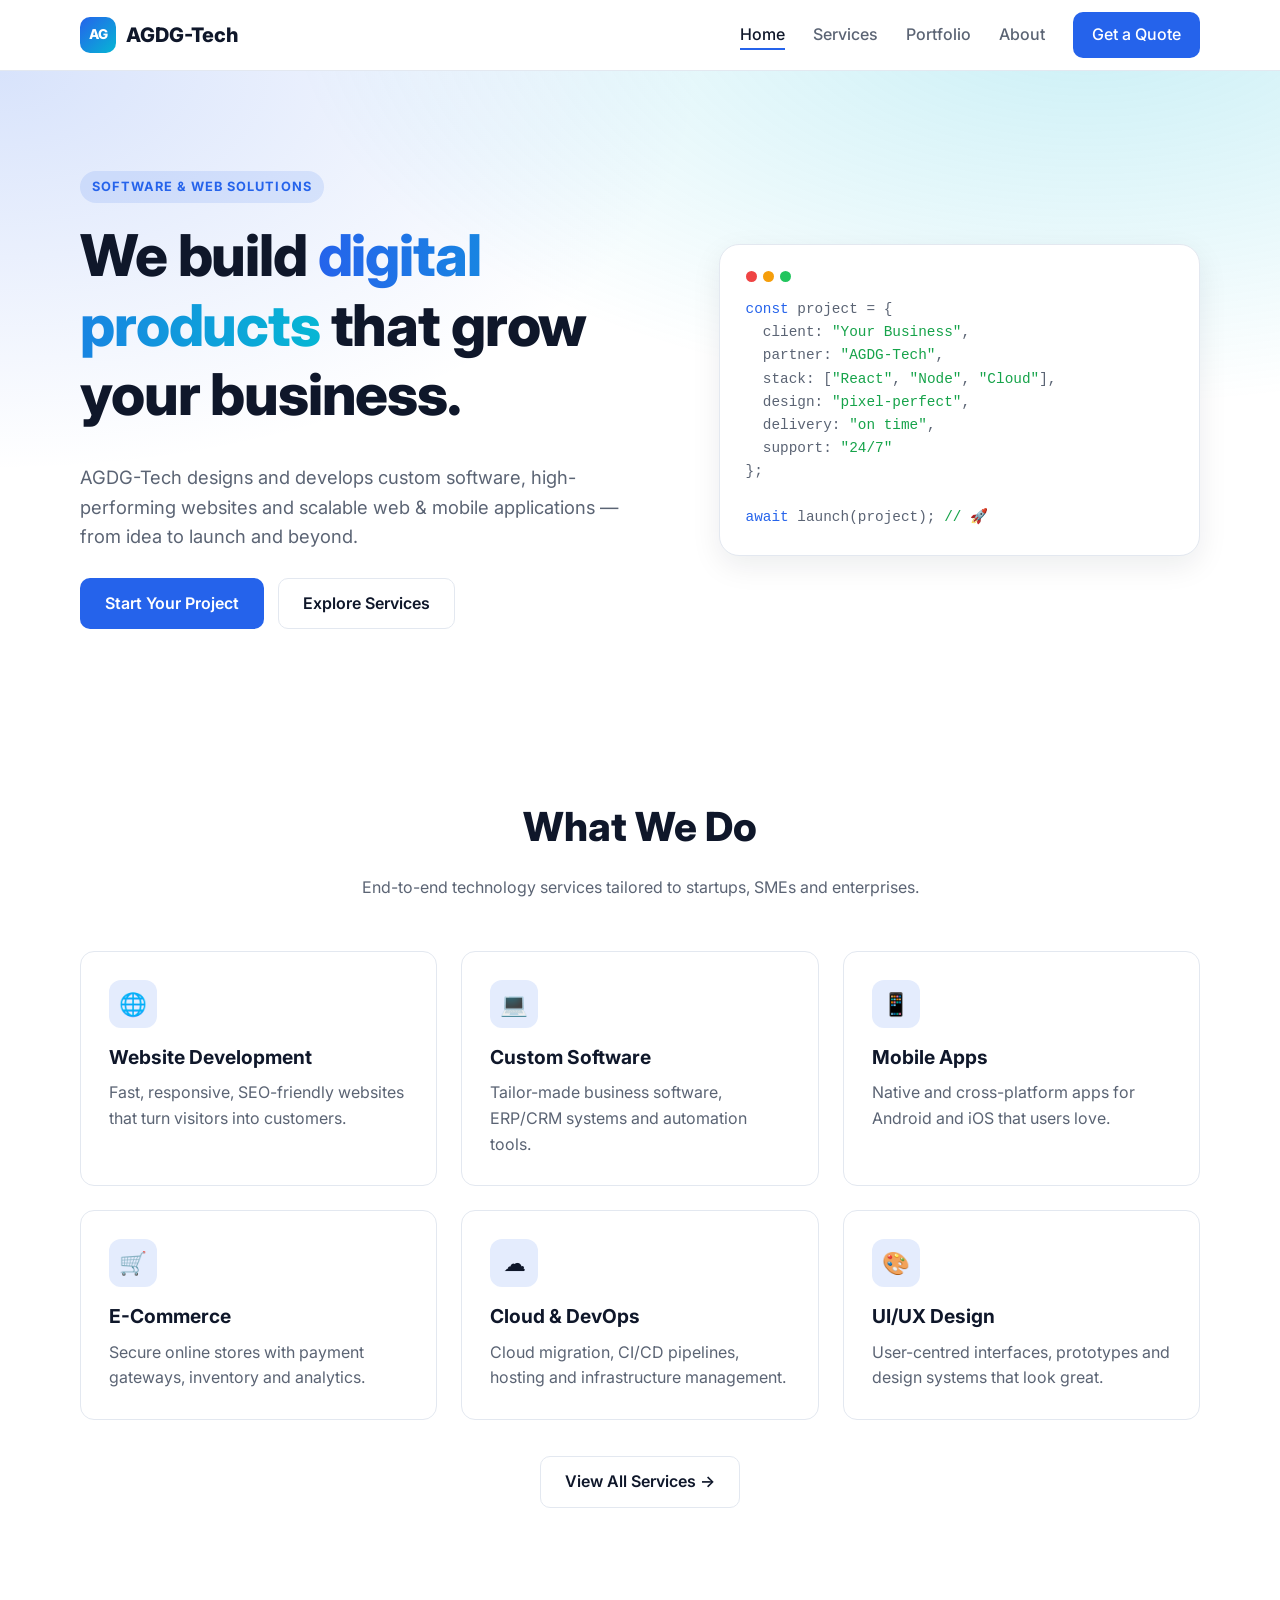
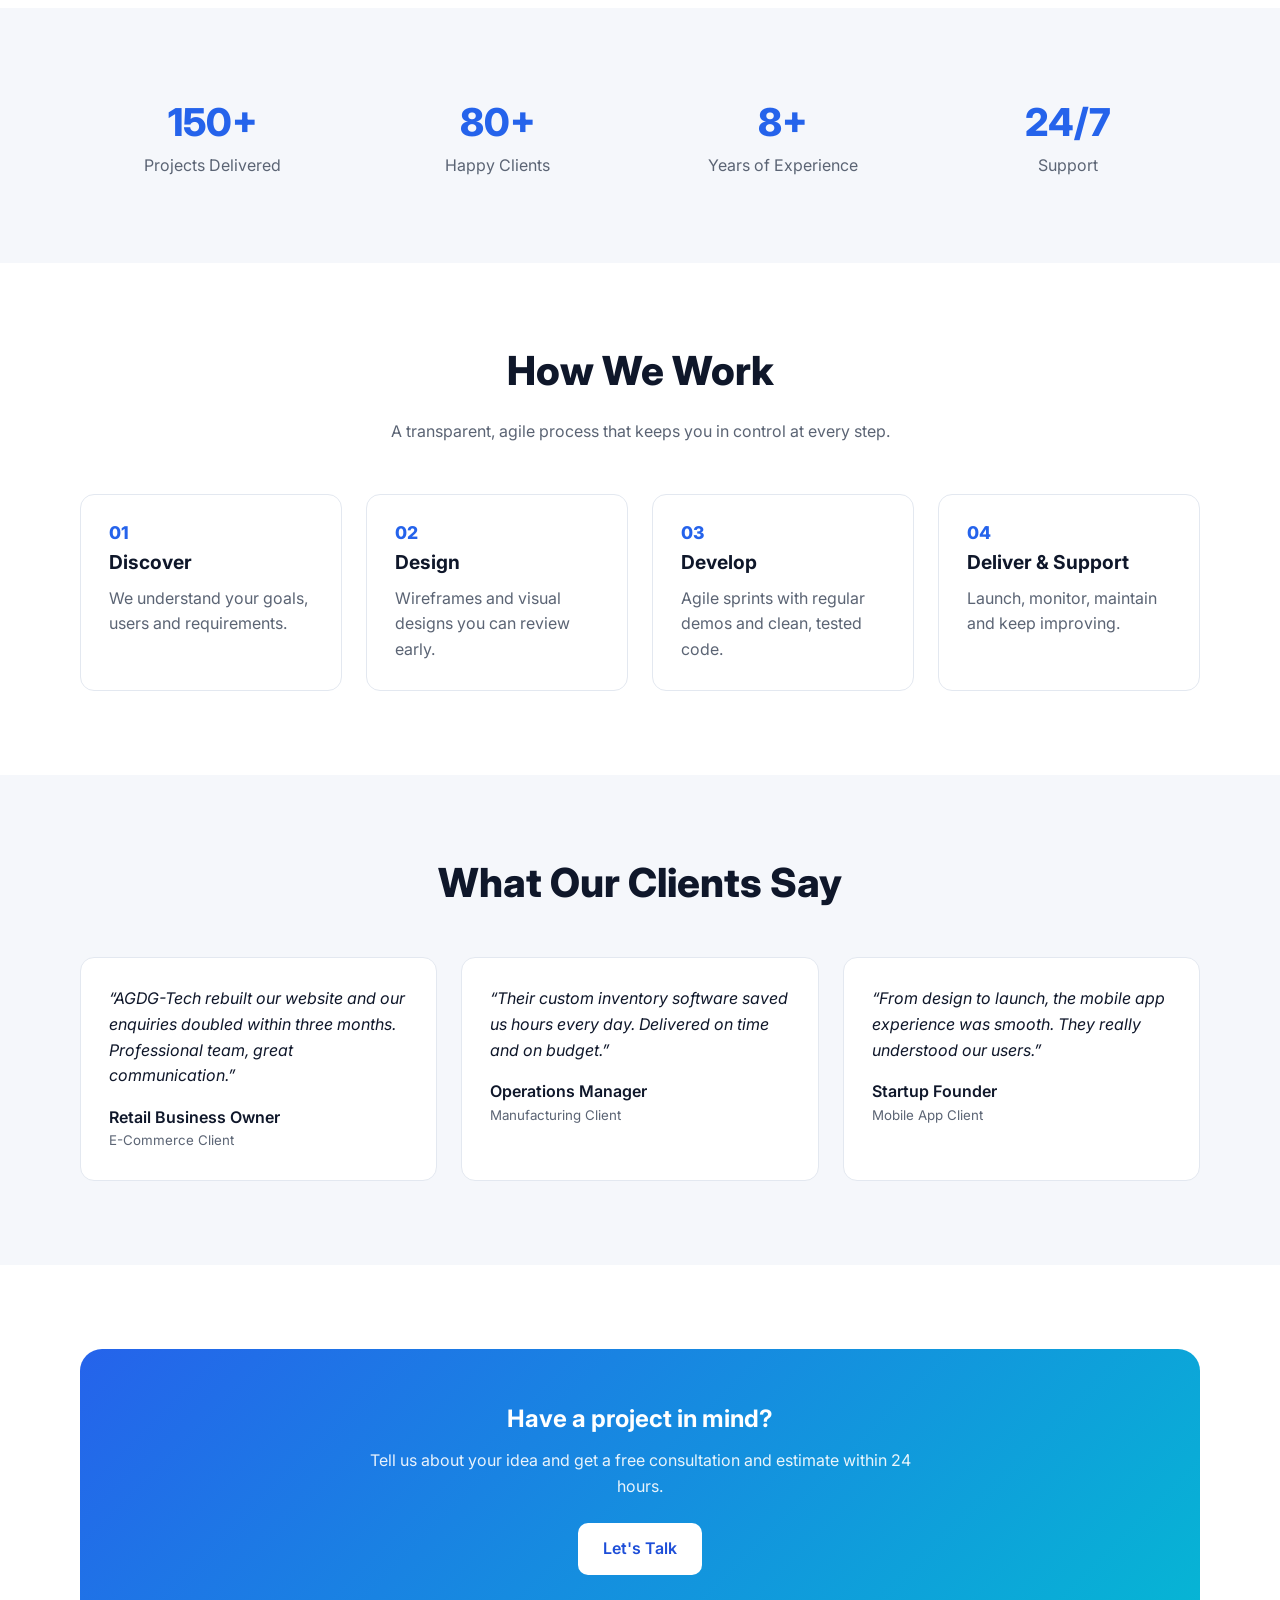
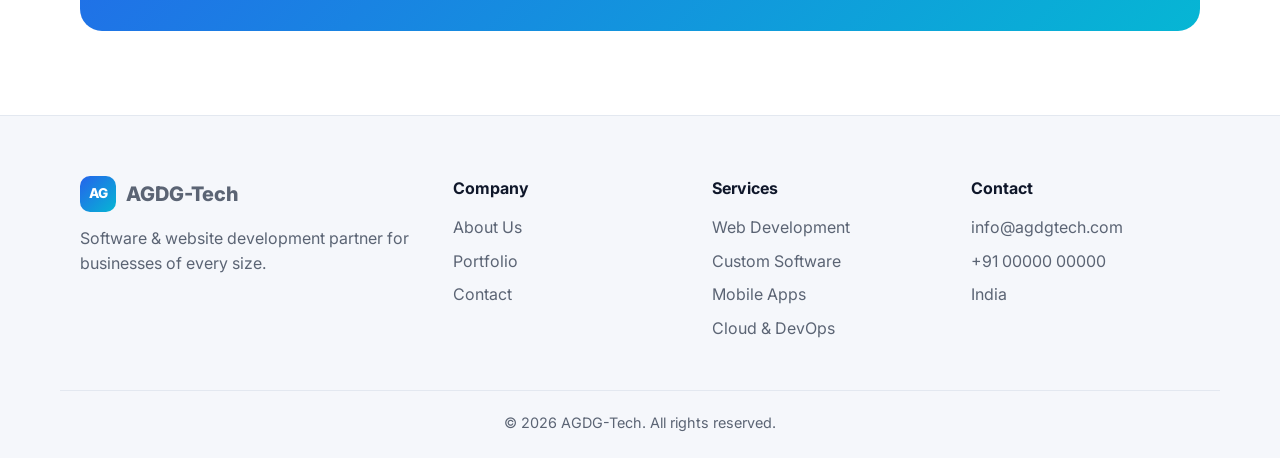
<file: index.html>
<!DOCTYPE html>
<html lang="en">
<head>
  <meta charset="UTF-8">
  <meta name="viewport" content="width=device-width, initial-scale=1.0">
  <title>AGDG-Tech | Software & Website Development Services</title>
  <meta name="description" content="AGDG-Tech builds custom software, websites, web apps and mobile apps for growing businesses.">
  <link rel="icon" href="assets/img/favicon.svg" type="image/svg+xml">
  <link rel="preconnect" href="https://fonts.googleapis.com">
  <link href="https://fonts.googleapis.com/css2?family=Inter:wght@400;500;600;700;800&display=swap" rel="stylesheet">
  <link rel="stylesheet" href="assets/css/style.css">
</head>
<body>
  <header class="site-header">
    <nav class="container nav">
      <a href="index.html" class="logo"><span class="logo-mark">AG</span>AGDG-Tech</a>
      <button class="menu-toggle" aria-label="Toggle menu" aria-expanded="false">&#9776;</button>
      <ul class="nav-links">
        <li><a href="index.html">Home</a></li>
        <li><a href="services.html">Services</a></li>
        <li><a href="portfolio.html">Portfolio</a></li>
        <li><a href="about.html">About</a></li>
        <li><a href="contact.html" class="btn btn-primary">Get a Quote</a></li>
      </ul>
    </nav>
  </header>

  <main>
    <section class="hero">
      <div class="container hero-grid">
        <div>
          <span class="eyebrow">Software &amp; Web Solutions</span>
          <h1>We build <span>digital products</span> that grow your business.</h1>
          <p class="lead">AGDG-Tech designs and develops custom software, high-performing websites and scalable web &amp; mobile applications — from idea to launch and beyond.</p>
          <div class="hero-actions">
            <a href="contact.html" class="btn btn-primary">Start Your Project</a>
            <a href="services.html" class="btn btn-outline">Explore Services</a>
          </div>
        </div>
        <div class="hero-card code-window" aria-hidden="true">
          <div class="dots"><i></i><i></i><i></i></div>
<pre><span class="k">const</span> project = {
  client: <span class="s">"Your Business"</span>,
  partner: <span class="s">"AGDG-Tech"</span>,
  stack: [<span class="s">"React"</span>, <span class="s">"Node"</span>, <span class="s">"Cloud"</span>],
  design: <span class="s">"pixel-perfect"</span>,
  delivery: <span class="s">"on time"</span>,
  support: <span class="s">"24/7"</span>
};

<span class="k">await</span> launch(project); <span class="s">// 🚀</span></pre>
        </div>
      </div>
    </section>

    <section>
      <div class="container">
        <div class="section-head reveal">
          <h2>What We Do</h2>
          <p>End-to-end technology services tailored to startups, SMEs and enterprises.</p>
        </div>
        <div class="grid grid-3">
          <div class="card reveal"><div class="icon">🌐</div><h3>Website Development</h3><p>Fast, responsive, SEO-friendly websites that turn visitors into customers.</p></div>
          <div class="card reveal"><div class="icon">💻</div><h3>Custom Software</h3><p>Tailor-made business software, ERP/CRM systems and automation tools.</p></div>
          <div class="card reveal"><div class="icon">📱</div><h3>Mobile Apps</h3><p>Native and cross-platform apps for Android and iOS that users love.</p></div>
          <div class="card reveal"><div class="icon">🛒</div><h3>E-Commerce</h3><p>Secure online stores with payment gateways, inventory and analytics.</p></div>
          <div class="card reveal"><div class="icon">☁️</div><h3>Cloud &amp; DevOps</h3><p>Cloud migration, CI/CD pipelines, hosting and infrastructure management.</p></div>
          <div class="card reveal"><div class="icon">🎨</div><h3>UI/UX Design</h3><p>User-centred interfaces, prototypes and design systems that look great.</p></div>
        </div>
        <p style="text-align:center;margin-top:36px;"><a href="services.html" class="btn btn-outline">View All Services →</a></p>
      </div>
    </section>

    <section class="section-alt">
      <div class="container stats">
        <div class="stat reveal"><strong>150+</strong><span>Projects Delivered</span></div>
        <div class="stat reveal"><strong>80+</strong><span>Happy Clients</span></div>
        <div class="stat reveal"><strong>8+</strong><span>Years of Experience</span></div>
        <div class="stat reveal"><strong>24/7</strong><span>Support</span></div>
      </div>
    </section>

    <section>
      <div class="container">
        <div class="section-head reveal">
          <h2>How We Work</h2>
          <p>A transparent, agile process that keeps you in control at every step.</p>
        </div>
        <div class="grid grid-4 steps">
          <div class="card step reveal"><h3>Discover</h3><p>We understand your goals, users and requirements.</p></div>
          <div class="card step reveal"><h3>Design</h3><p>Wireframes and visual designs you can review early.</p></div>
          <div class="card step reveal"><h3>Develop</h3><p>Agile sprints with regular demos and clean, tested code.</p></div>
          <div class="card step reveal"><h3>Deliver &amp; Support</h3><p>Launch, monitor, maintain and keep improving.</p></div>
        </div>
      </div>
    </section>

    <section class="section-alt">
      <div class="container">
        <div class="section-head reveal">
          <h2>What Our Clients Say</h2>
        </div>
        <div class="grid grid-3">
          <div class="card quote reveal"><p>“AGDG-Tech rebuilt our website and our enquiries doubled within three months. Professional team, great communication.”</p><div class="who">Retail Business Owner<small>E-Commerce Client</small></div></div>
          <div class="card quote reveal"><p>“Their custom inventory software saved us hours every day. Delivered on time and on budget.”</p><div class="who">Operations Manager<small>Manufacturing Client</small></div></div>
          <div class="card quote reveal"><p>“From design to launch, the mobile app experience was smooth. They really understood our users.”</p><div class="who">Startup Founder<small>Mobile App Client</small></div></div>
        </div>
      </div>
    </section>

    <section>
      <div class="container">
        <div class="cta reveal">
          <h2>Have a project in mind?</h2>
          <p>Tell us about your idea and get a free consultation and estimate within 24 hours.</p>
          <a href="contact.html" class="btn">Let's Talk</a>
        </div>
      </div>
    </section>
  </main>

  <footer class="site-footer">
    <div class="container footer-grid">
      <div>
        <a href="index.html" class="logo"><span class="logo-mark">AG</span>AGDG-Tech</a>
        <p style="margin-top:14px;">Software &amp; website development partner for businesses of every size.</p>
      </div>
      <div><h4>Company</h4><ul><li><a href="about.html">About Us</a></li><li><a href="portfolio.html">Portfolio</a></li><li><a href="contact.html">Contact</a></li></ul></div>
      <div><h4>Services</h4><ul><li><a href="services.html#web">Web Development</a></li><li><a href="services.html#software">Custom Software</a></li><li><a href="services.html#mobile">Mobile Apps</a></li><li><a href="services.html#cloud">Cloud &amp; DevOps</a></li></ul></div>
      <div><h4>Contact</h4><ul><li><a href="mailto:info@agdgtech.com">info@agdgtech.com</a></li><li><a href="tel:+910000000000">+91 00000 00000</a></li><li><p>India</p></li></ul></div>
    </div>
    <div class="container copyright">© <span class="year">2026</span> AGDG-Tech. All rights reserved.</div>
  </footer>
  <script src="assets/js/main.js"></script>
</body>
</html>
</file>
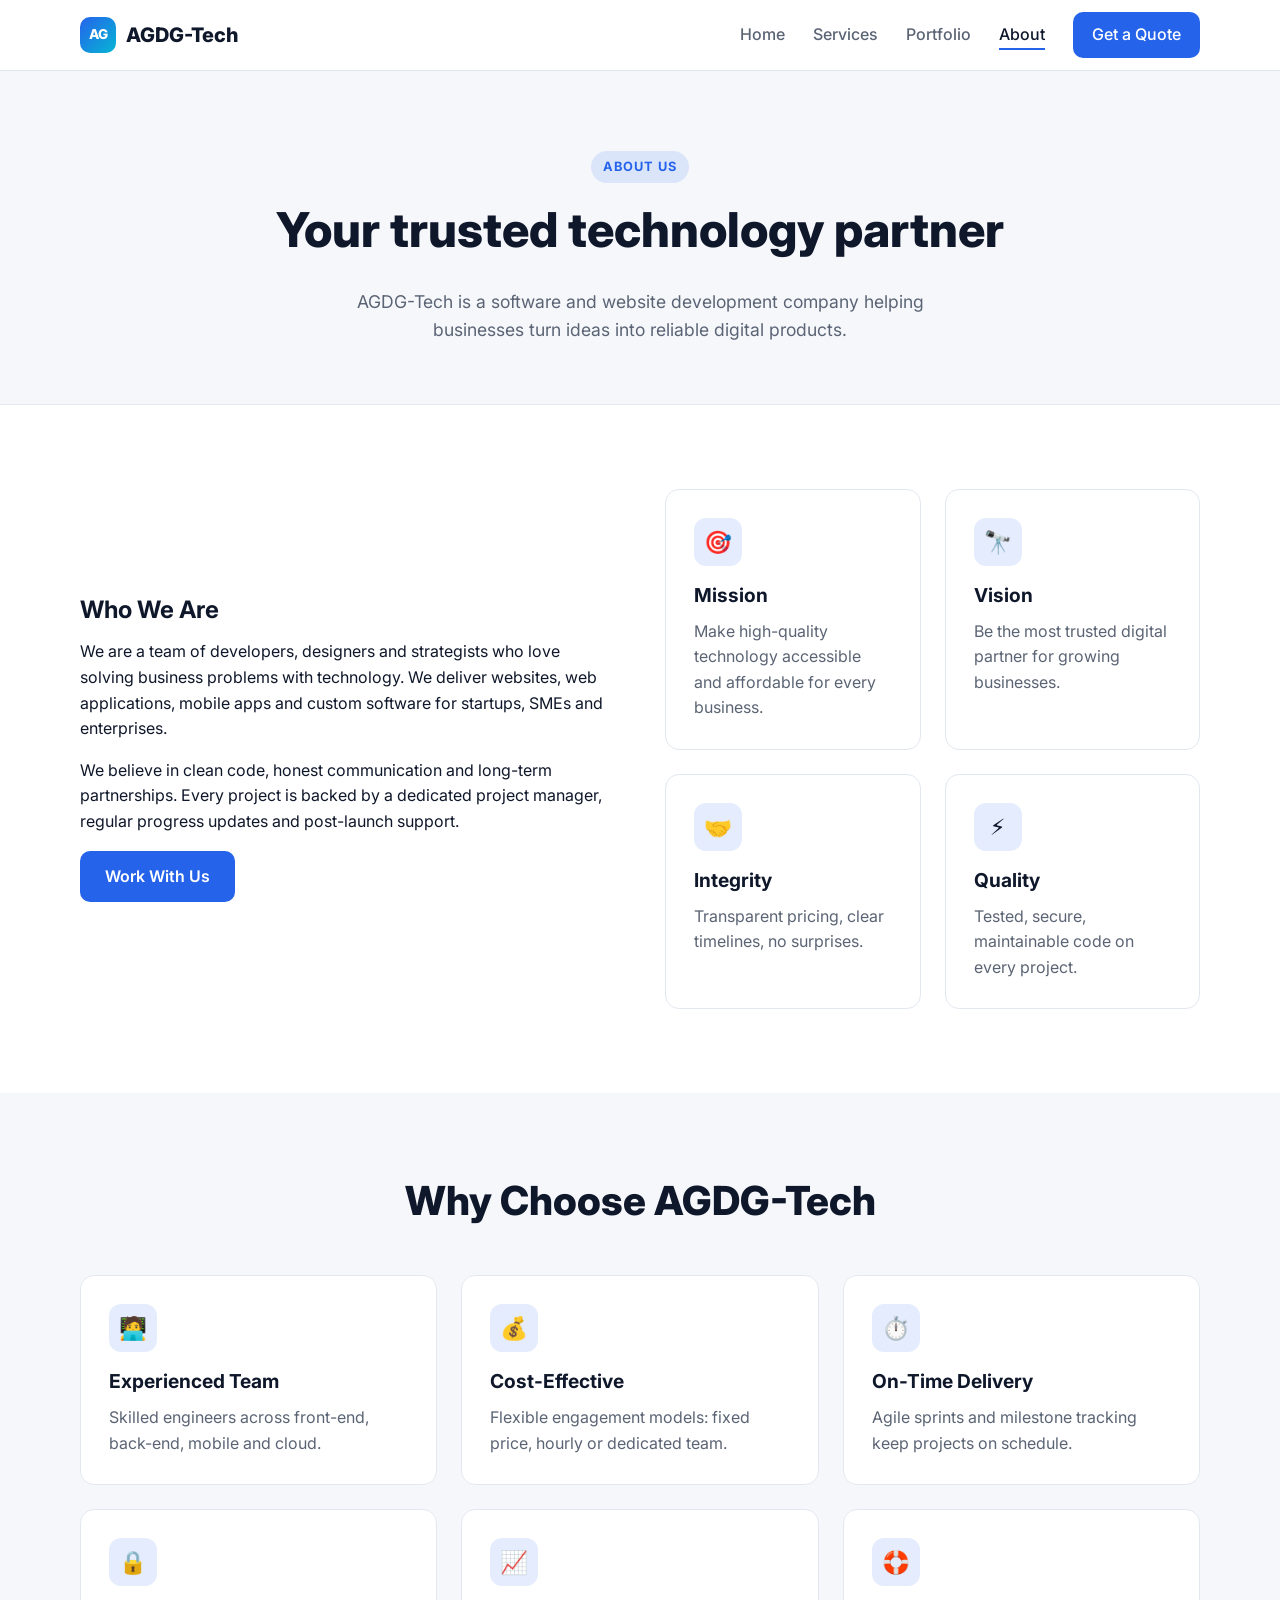
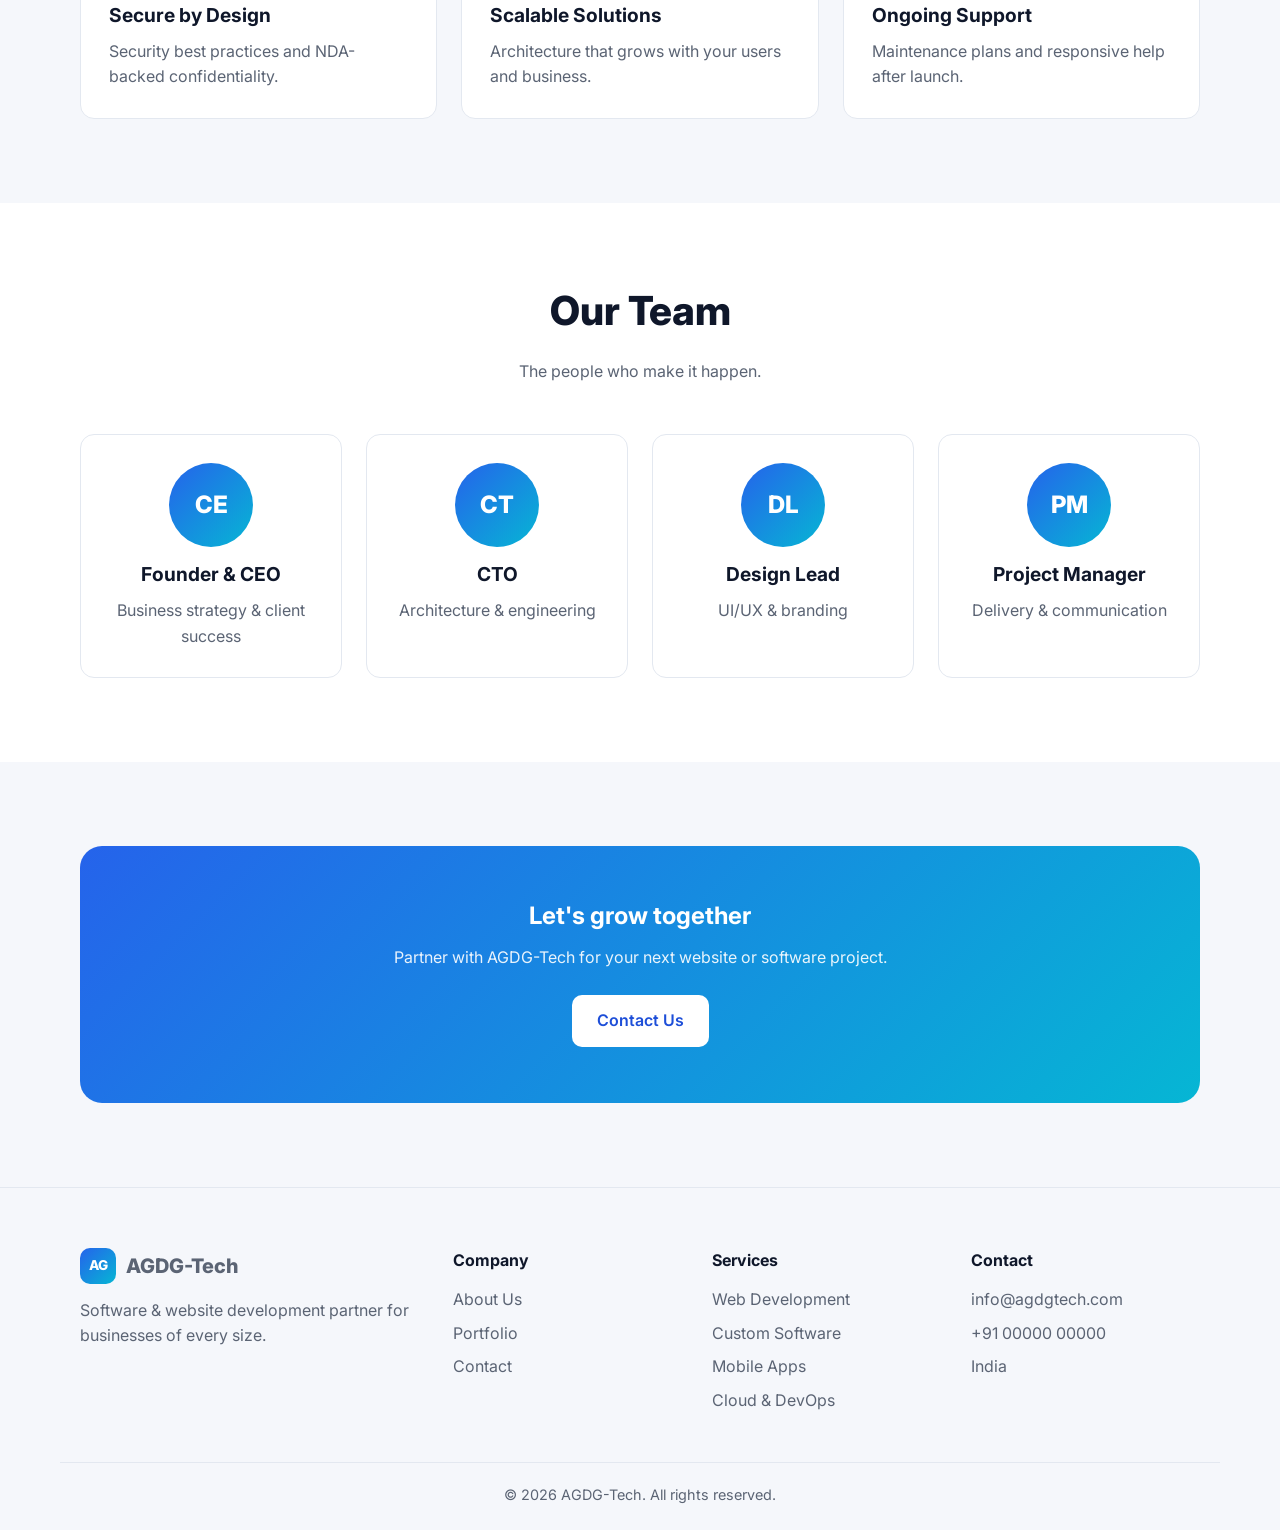
<file: about.html>
<!DOCTYPE html>
<html lang="en">
<head>
  <meta charset="UTF-8">
  <meta name="viewport" content="width=device-width, initial-scale=1.0">
  <title>About Us | AGDG-Tech</title>
  <meta name="description" content="Learn about AGDG-Tech, a software and website development company.">
  <link rel="icon" href="assets/img/favicon.svg" type="image/svg+xml">
  <link rel="preconnect" href="https://fonts.googleapis.com">
  <link href="https://fonts.googleapis.com/css2?family=Inter:wght@400;500;600;700;800&display=swap" rel="stylesheet">
  <link rel="stylesheet" href="assets/css/style.css">
</head>
<body>
  <header class="site-header">
    <nav class="container nav">
      <a href="index.html" class="logo"><span class="logo-mark">AG</span>AGDG-Tech</a>
      <button class="menu-toggle" aria-label="Toggle menu" aria-expanded="false">&#9776;</button>
      <ul class="nav-links">
        <li><a href="index.html">Home</a></li>
        <li><a href="services.html">Services</a></li>
        <li><a href="portfolio.html">Portfolio</a></li>
        <li><a href="about.html">About</a></li>
        <li><a href="contact.html" class="btn btn-primary">Get a Quote</a></li>
      </ul>
    </nav>
  </header>

  <main>
    <section class="page-hero">
      <div class="container">
        <span class="eyebrow">About Us</span>
        <h1>Your trusted technology partner</h1>
        <p>AGDG-Tech is a software and website development company helping businesses turn ideas into reliable digital products.</p>
      </div>
    </section>

    <section>
      <div class="container split">
        <div class="reveal">
          <h2>Who We Are</h2>
          <p>We are a team of developers, designers and strategists who love solving business problems with technology. We deliver websites, web applications, mobile apps and custom software for startups, SMEs and enterprises.</p>
          <p>We believe in clean code, honest communication and long-term partnerships. Every project is backed by a dedicated project manager, regular progress updates and post-launch support.</p>
          <a href="contact.html" class="btn btn-primary">Work With Us</a>
        </div>
        <div class="grid grid-2 reveal">
          <div class="card"><div class="icon">🎯</div><h3>Mission</h3><p>Make high-quality technology accessible and affordable for every business.</p></div>
          <div class="card"><div class="icon">🔭</div><h3>Vision</h3><p>Be the most trusted digital partner for growing businesses.</p></div>
          <div class="card"><div class="icon">🤝</div><h3>Integrity</h3><p>Transparent pricing, clear timelines, no surprises.</p></div>
          <div class="card"><div class="icon">⚡</div><h3>Quality</h3><p>Tested, secure, maintainable code on every project.</p></div>
        </div>
      </div>
    </section>

    <section class="section-alt">
      <div class="container">
        <div class="section-head reveal">
          <h2>Why Choose AGDG-Tech</h2>
        </div>
        <div class="grid grid-3">
          <div class="card reveal"><div class="icon">🧑‍💻</div><h3>Experienced Team</h3><p>Skilled engineers across front-end, back-end, mobile and cloud.</p></div>
          <div class="card reveal"><div class="icon">💰</div><h3>Cost-Effective</h3><p>Flexible engagement models: fixed price, hourly or dedicated team.</p></div>
          <div class="card reveal"><div class="icon">⏱️</div><h3>On-Time Delivery</h3><p>Agile sprints and milestone tracking keep projects on schedule.</p></div>
          <div class="card reveal"><div class="icon">🔒</div><h3>Secure by Design</h3><p>Security best practices and NDA-backed confidentiality.</p></div>
          <div class="card reveal"><div class="icon">📈</div><h3>Scalable Solutions</h3><p>Architecture that grows with your users and business.</p></div>
          <div class="card reveal"><div class="icon">🛟</div><h3>Ongoing Support</h3><p>Maintenance plans and responsive help after launch.</p></div>
        </div>
      </div>
    </section>

    <section>
      <div class="container team">
        <div class="section-head reveal">
          <h2>Our Team</h2>
          <p>The people who make it happen.</p>
        </div>
        <div class="grid grid-4">
          <div class="card reveal"><div class="team-avatar">CE</div><h3>Founder &amp; CEO</h3><p>Business strategy &amp; client success</p></div>
          <div class="card reveal"><div class="team-avatar">CT</div><h3>CTO</h3><p>Architecture &amp; engineering</p></div>
          <div class="card reveal"><div class="team-avatar">DL</div><h3>Design Lead</h3><p>UI/UX &amp; branding</p></div>
          <div class="card reveal"><div class="team-avatar">PM</div><h3>Project Manager</h3><p>Delivery &amp; communication</p></div>
        </div>
      </div>
    </section>

    <section class="section-alt">
      <div class="container">
        <div class="cta reveal">
          <h2>Let's grow together</h2>
          <p>Partner with AGDG-Tech for your next website or software project.</p>
          <a href="contact.html" class="btn">Contact Us</a>
        </div>
      </div>
    </section>
  </main>

  <footer class="site-footer">
    <div class="container footer-grid">
      <div>
        <a href="index.html" class="logo"><span class="logo-mark">AG</span>AGDG-Tech</a>
        <p style="margin-top:14px;">Software &amp; website development partner for businesses of every size.</p>
      </div>
      <div><h4>Company</h4><ul><li><a href="about.html">About Us</a></li><li><a href="portfolio.html">Portfolio</a></li><li><a href="contact.html">Contact</a></li></ul></div>
      <div><h4>Services</h4><ul><li><a href="services.html#web">Web Development</a></li><li><a href="services.html#software">Custom Software</a></li><li><a href="services.html#mobile">Mobile Apps</a></li><li><a href="services.html#cloud">Cloud &amp; DevOps</a></li></ul></div>
      <div><h4>Contact</h4><ul><li><a href="mailto:info@agdgtech.com">info@agdgtech.com</a></li><li><a href="tel:+910000000000">+91 00000 00000</a></li><li><p>India</p></li></ul></div>
    </div>
    <div class="container copyright">© <span class="year">2026</span> AGDG-Tech. All rights reserved.</div>
  </footer>
  <script src="assets/js/main.js"></script>
</body>
</html>
</file>
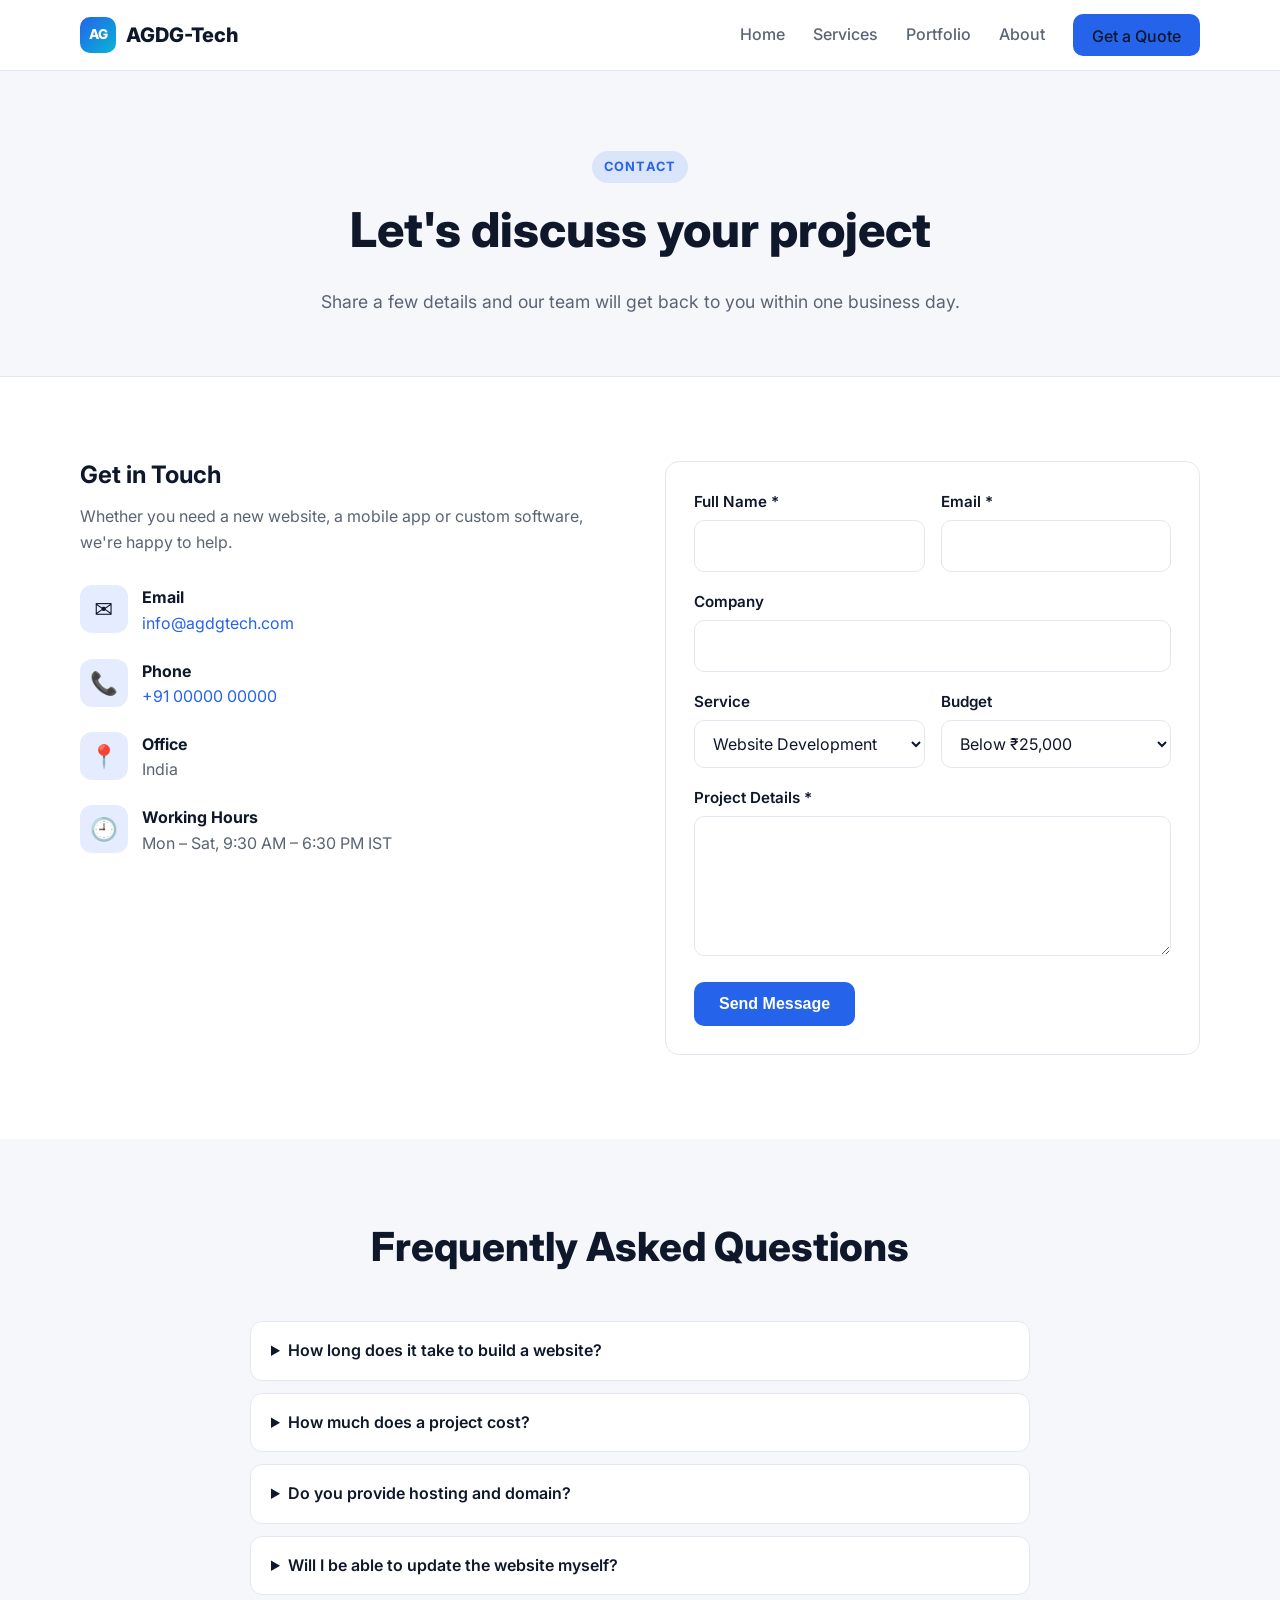
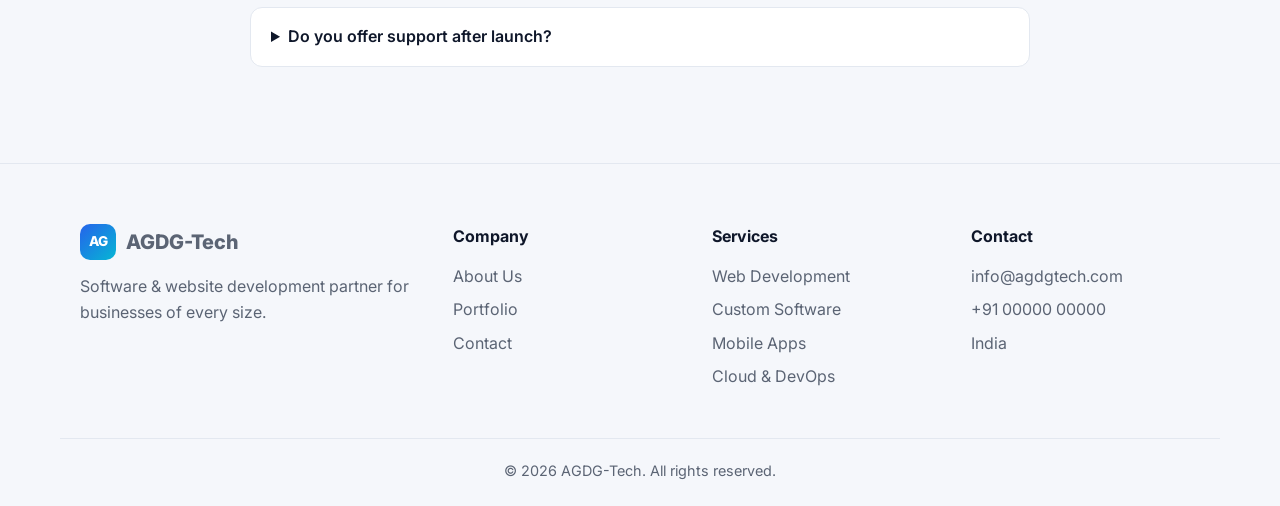
<file: contact.html>
<!DOCTYPE html>
<html lang="en">
<head>
  <meta charset="UTF-8">
  <meta name="viewport" content="width=device-width, initial-scale=1.0">
  <title>Contact | AGDG-Tech</title>
  <meta name="description" content="Contact AGDG-Tech for a free consultation on your website or software project.">
  <link rel="icon" href="assets/img/favicon.svg" type="image/svg+xml">
  <link rel="preconnect" href="https://fonts.googleapis.com">
  <link href="https://fonts.googleapis.com/css2?family=Inter:wght@400;500;600;700;800&display=swap" rel="stylesheet">
  <link rel="stylesheet" href="assets/css/style.css">
</head>
<body>
  <header class="site-header">
    <nav class="container nav">
      <a href="index.html" class="logo"><span class="logo-mark">AG</span>AGDG-Tech</a>
      <button class="menu-toggle" aria-label="Toggle menu" aria-expanded="false">&#9776;</button>
      <ul class="nav-links">
        <li><a href="index.html">Home</a></li>
        <li><a href="services.html">Services</a></li>
        <li><a href="portfolio.html">Portfolio</a></li>
        <li><a href="about.html">About</a></li>
        <li><a href="contact.html" class="btn btn-primary">Get a Quote</a></li>
      </ul>
    </nav>
  </header>

  <main>
    <section class="page-hero">
      <div class="container">
        <span class="eyebrow">Contact</span>
        <h1>Let's discuss your project</h1>
        <p>Share a few details and our team will get back to you within one business day.</p>
      </div>
    </section>

    <section>
      <div class="container split" style="align-items:start;">
        <div class="reveal">
          <h2>Get in Touch</h2>
          <p style="color:var(--muted);margin-bottom:30px;">Whether you need a new website, a mobile app or custom software, we're happy to help.</p>
          <div class="contact-item"><div class="icon">✉️</div><div><strong>Email</strong><p><a href="mailto:info@agdgtech.com">info@agdgtech.com</a></p></div></div>
          <div class="contact-item"><div class="icon">📞</div><div><strong>Phone</strong><p><a href="tel:+910000000000">+91 00000 00000</a></p></div></div>
          <div class="contact-item"><div class="icon">📍</div><div><strong>Office</strong><p>India</p></div></div>
          <div class="contact-item"><div class="icon">🕘</div><div><strong>Working Hours</strong><p>Mon – Sat, 9:30 AM – 6:30 PM IST</p></div></div>
        </div>
        <div class="card reveal">
          <form id="contact-form">
            <div class="form-row">
              <div class="field"><label for="name">Full Name *</label><input id="name" name="name" required></div>
              <div class="field"><label for="email">Email *</label><input id="email" name="email" type="email" required></div>
            </div>
            <div class="field"><label for="company">Company</label><input id="company" name="company"></div>
            <div class="form-row">
              <div class="field"><label for="service">Service</label>
                <select id="service" name="service">
                  <option>Website Development</option><option>Custom Software</option><option>Web Application</option><option>Mobile App</option><option>E-Commerce</option><option>Cloud &amp; DevOps</option><option>UI/UX Design</option><option>Maintenance &amp; Support</option><option>Other</option>
                </select></div>
              <div class="field"><label for="budget">Budget</label>
                <select id="budget" name="budget">
                  <option>Below ₹25,000</option><option>₹25,000 – ₹1,00,000</option><option>₹1,00,000 – ₹5,00,000</option><option>Above ₹5,00,000</option><option>Not sure yet</option>
                </select></div>
            </div>
            <div class="field"><label for="message">Project Details *</label><textarea id="message" name="message" required></textarea></div>
            <button type="submit" class="btn btn-primary">Send Message</button>
            <p class="form-status" role="status"></p>
          </form>
        </div>
      </div>
    </section>

    <section class="section-alt">
      <div class="container" style="max-width:820px;">
        <div class="section-head reveal"><h2>Frequently Asked Questions</h2></div>
        <details><summary>How long does it take to build a website?</summary><p>A standard business website takes 2–4 weeks. Larger web applications and custom software are planned in milestones, typically 6–16 weeks.</p></details>
        <details><summary>How much does a project cost?</summary><p>It depends on scope. Websites start from ₹14,999. After a free consultation we provide a detailed fixed quote with no hidden costs.</p></details>
        <details><summary>Do you provide hosting and domain?</summary><p>Yes. We can register your domain, set up hosting, SSL and business email, or deploy to your existing provider.</p></details>
        <details><summary>Will I be able to update the website myself?</summary><p>Yes. We can build on a CMS and provide training so your team can update content easily.</p></details>
        <details><summary>Do you offer support after launch?</summary><p>Every project includes free support for a period after launch, and we offer affordable monthly maintenance plans.</p></details>
      </div>
    </section>
  </main>

  <footer class="site-footer">
    <div class="container footer-grid">
      <div>
        <a href="index.html" class="logo"><span class="logo-mark">AG</span>AGDG-Tech</a>
        <p style="margin-top:14px;">Software &amp; website development partner for businesses of every size.</p>
      </div>
      <div><h4>Company</h4><ul><li><a href="about.html">About Us</a></li><li><a href="portfolio.html">Portfolio</a></li><li><a href="contact.html">Contact</a></li></ul></div>
      <div><h4>Services</h4><ul><li><a href="services.html#web">Web Development</a></li><li><a href="services.html#software">Custom Software</a></li><li><a href="services.html#mobile">Mobile Apps</a></li><li><a href="services.html#cloud">Cloud &amp; DevOps</a></li></ul></div>
      <div><h4>Contact</h4><ul><li><a href="mailto:info@agdgtech.com">info@agdgtech.com</a></li><li><a href="tel:+910000000000">+91 00000 00000</a></li><li><p>India</p></li></ul></div>
    </div>
    <div class="container copyright">© <span class="year">2026</span> AGDG-Tech. All rights reserved.</div>
  </footer>
  <script src="assets/js/main.js"></script>
</body>
</html>
</file>
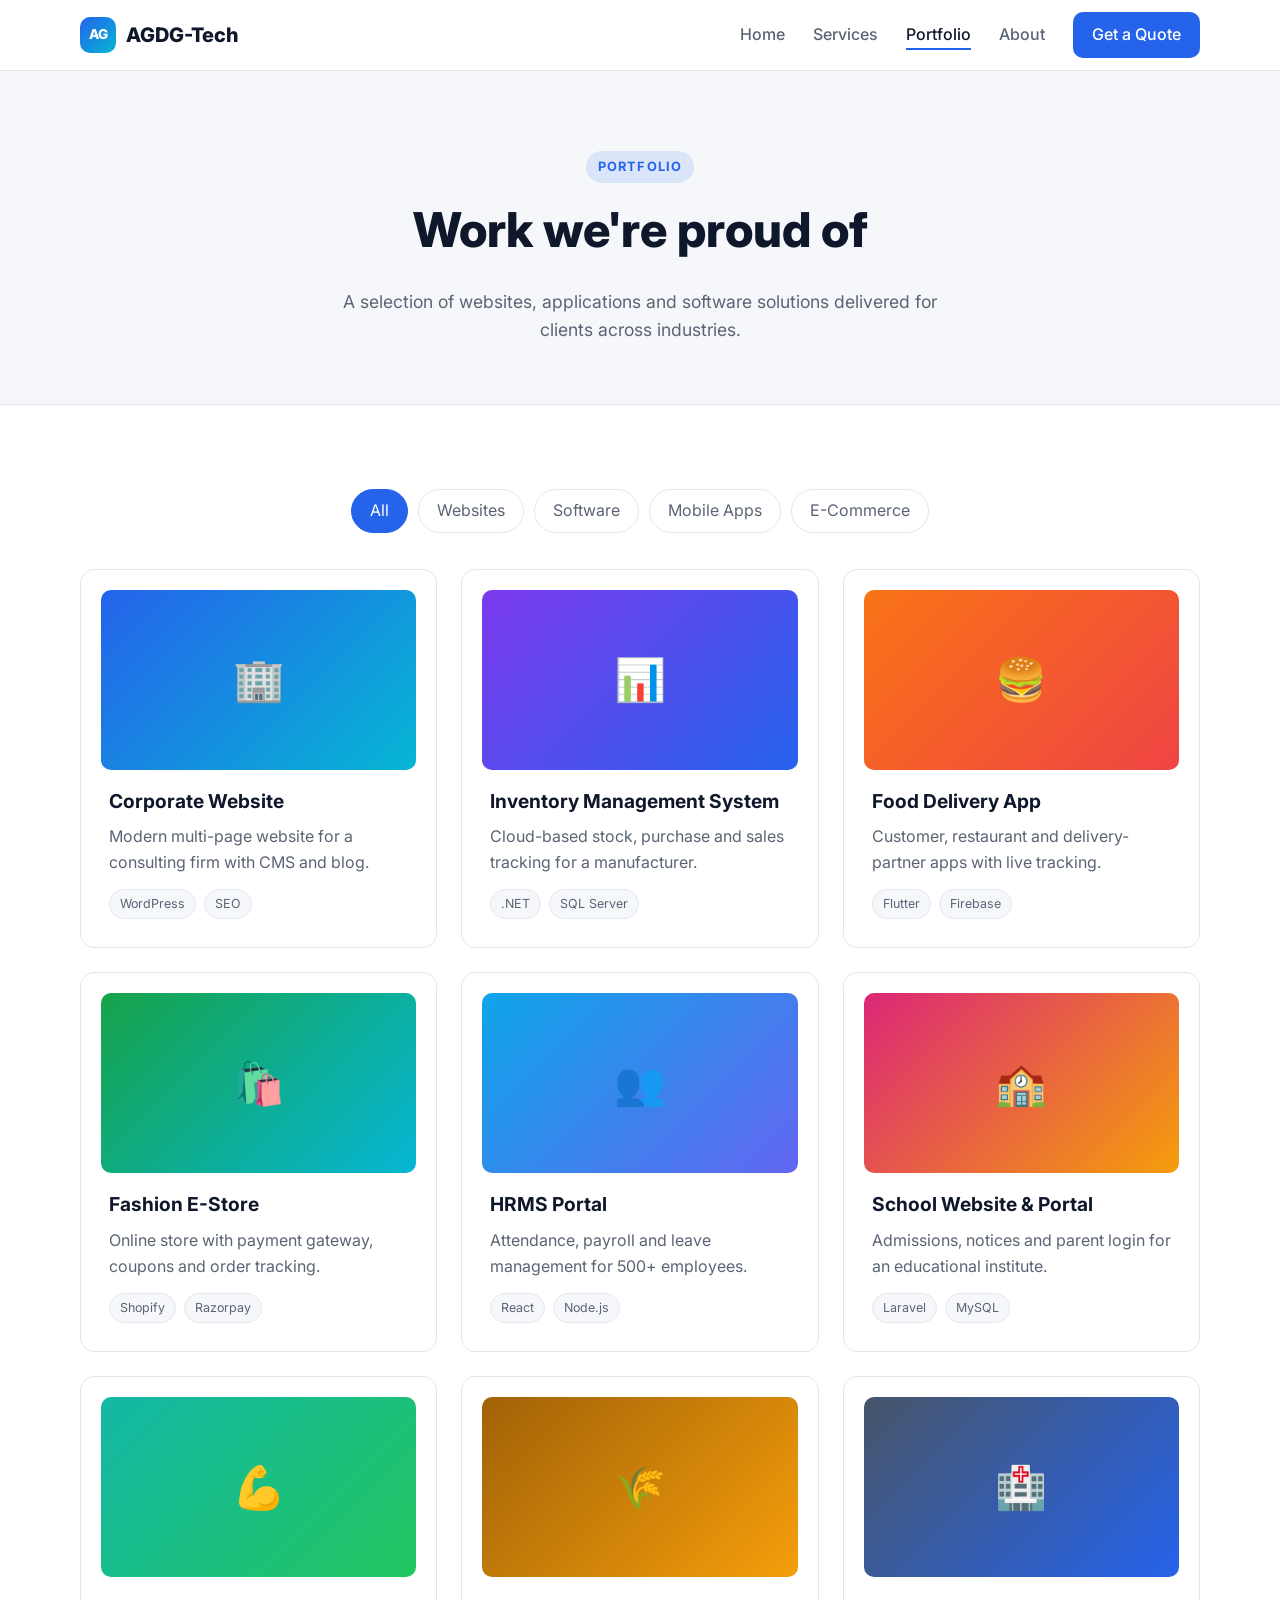
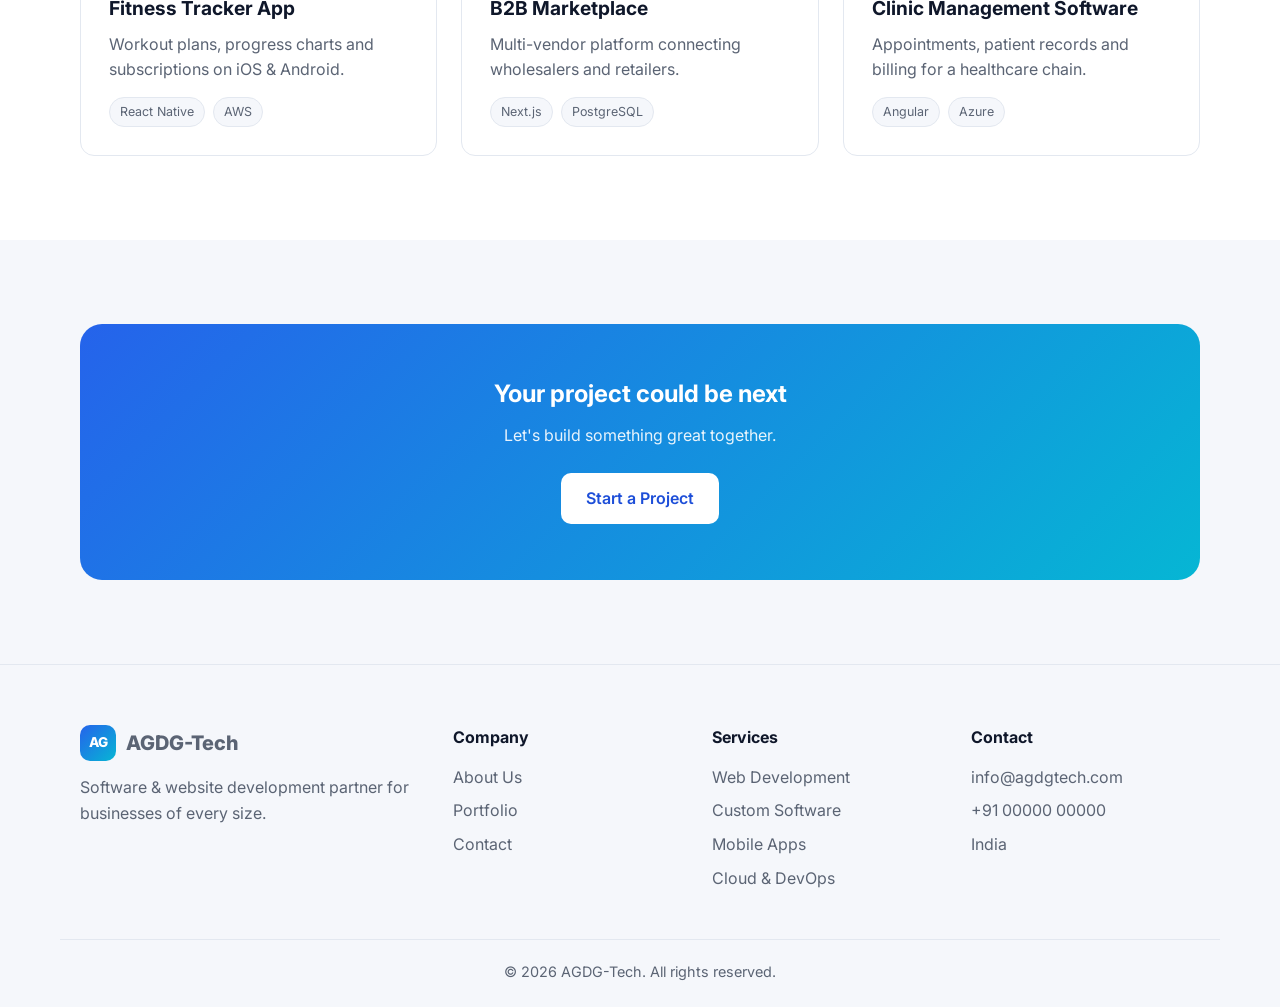
<file: portfolio.html>
<!DOCTYPE html>
<html lang="en">
<head>
  <meta charset="UTF-8">
  <meta name="viewport" content="width=device-width, initial-scale=1.0">
  <title>Portfolio | AGDG-Tech</title>
  <meta name="description" content="Selected websites, apps and software projects delivered by AGDG-Tech.">
  <link rel="icon" href="assets/img/favicon.svg" type="image/svg+xml">
  <link rel="preconnect" href="https://fonts.googleapis.com">
  <link href="https://fonts.googleapis.com/css2?family=Inter:wght@400;500;600;700;800&display=swap" rel="stylesheet">
  <link rel="stylesheet" href="assets/css/style.css">
</head>
<body>
  <header class="site-header">
    <nav class="container nav">
      <a href="index.html" class="logo"><span class="logo-mark">AG</span>AGDG-Tech</a>
      <button class="menu-toggle" aria-label="Toggle menu" aria-expanded="false">&#9776;</button>
      <ul class="nav-links">
        <li><a href="index.html">Home</a></li>
        <li><a href="services.html">Services</a></li>
        <li><a href="portfolio.html">Portfolio</a></li>
        <li><a href="about.html">About</a></li>
        <li><a href="contact.html" class="btn btn-primary">Get a Quote</a></li>
      </ul>
    </nav>
  </header>

  <main>
    <section class="page-hero">
      <div class="container">
        <span class="eyebrow">Portfolio</span>
        <h1>Work we're proud of</h1>
        <p>A selection of websites, applications and software solutions delivered for clients across industries.</p>
      </div>
    </section>

    <section>
      <div class="container">
        <div class="filters">
          <button class="filter-btn active" data-filter="all">All</button>
          <button class="filter-btn" data-filter="web">Websites</button>
          <button class="filter-btn" data-filter="software">Software</button>
          <button class="filter-btn" data-filter="mobile">Mobile Apps</button>
          <button class="filter-btn" data-filter="ecommerce">E-Commerce</button>
        </div>
        <div class="grid grid-3">
          <div class="card reveal" data-category="web"><div class="project-thumb" style="background:linear-gradient(135deg,#2563eb,#06b6d4)">🏢</div><h3>Corporate Website</h3><p>Modern multi-page website for a consulting firm with CMS and blog.</p><div class="tags"><span class="tag">WordPress</span><span class="tag">SEO</span></div></div>
          <div class="card reveal" data-category="software"><div class="project-thumb" style="background:linear-gradient(135deg,#7c3aed,#2563eb)">📊</div><h3>Inventory Management System</h3><p>Cloud-based stock, purchase and sales tracking for a manufacturer.</p><div class="tags"><span class="tag">.NET</span><span class="tag">SQL Server</span></div></div>
          <div class="card reveal" data-category="mobile"><div class="project-thumb" style="background:linear-gradient(135deg,#f97316,#ef4444)">🍔</div><h3>Food Delivery App</h3><p>Customer, restaurant and delivery-partner apps with live tracking.</p><div class="tags"><span class="tag">Flutter</span><span class="tag">Firebase</span></div></div>
          <div class="card reveal" data-category="ecommerce"><div class="project-thumb" style="background:linear-gradient(135deg,#16a34a,#06b6d4)">🛍️</div><h3>Fashion E-Store</h3><p>Online store with payment gateway, coupons and order tracking.</p><div class="tags"><span class="tag">Shopify</span><span class="tag">Razorpay</span></div></div>
          <div class="card reveal" data-category="software"><div class="project-thumb" style="background:linear-gradient(135deg,#0ea5e9,#6366f1)">👥</div><h3>HRMS Portal</h3><p>Attendance, payroll and leave management for 500+ employees.</p><div class="tags"><span class="tag">React</span><span class="tag">Node.js</span></div></div>
          <div class="card reveal" data-category="web"><div class="project-thumb" style="background:linear-gradient(135deg,#db2777,#f59e0b)">🏫</div><h3>School Website &amp; Portal</h3><p>Admissions, notices and parent login for an educational institute.</p><div class="tags"><span class="tag">Laravel</span><span class="tag">MySQL</span></div></div>
          <div class="card reveal" data-category="mobile"><div class="project-thumb" style="background:linear-gradient(135deg,#14b8a6,#22c55e)">💪</div><h3>Fitness Tracker App</h3><p>Workout plans, progress charts and subscriptions on iOS &amp; Android.</p><div class="tags"><span class="tag">React Native</span><span class="tag">AWS</span></div></div>
          <div class="card reveal" data-category="ecommerce"><div class="project-thumb" style="background:linear-gradient(135deg,#a16207,#f59e0b)">🌾</div><h3>B2B Marketplace</h3><p>Multi-vendor platform connecting wholesalers and retailers.</p><div class="tags"><span class="tag">Next.js</span><span class="tag">PostgreSQL</span></div></div>
          <div class="card reveal" data-category="software"><div class="project-thumb" style="background:linear-gradient(135deg,#475569,#2563eb)">🏥</div><h3>Clinic Management Software</h3><p>Appointments, patient records and billing for a healthcare chain.</p><div class="tags"><span class="tag">Angular</span><span class="tag">Azure</span></div></div>
        </div>
      </div>
    </section>

    <section class="section-alt">
      <div class="container">
        <div class="cta reveal">
          <h2>Your project could be next</h2>
          <p>Let's build something great together.</p>
          <a href="contact.html" class="btn">Start a Project</a>
        </div>
      </div>
    </section>
  </main>

  <footer class="site-footer">
    <div class="container footer-grid">
      <div>
        <a href="index.html" class="logo"><span class="logo-mark">AG</span>AGDG-Tech</a>
        <p style="margin-top:14px;">Software &amp; website development partner for businesses of every size.</p>
      </div>
      <div><h4>Company</h4><ul><li><a href="about.html">About Us</a></li><li><a href="portfolio.html">Portfolio</a></li><li><a href="contact.html">Contact</a></li></ul></div>
      <div><h4>Services</h4><ul><li><a href="services.html#web">Web Development</a></li><li><a href="services.html#software">Custom Software</a></li><li><a href="services.html#mobile">Mobile Apps</a></li><li><a href="services.html#cloud">Cloud &amp; DevOps</a></li></ul></div>
      <div><h4>Contact</h4><ul><li><a href="mailto:info@agdgtech.com">info@agdgtech.com</a></li><li><a href="tel:+910000000000">+91 00000 00000</a></li><li><p>India</p></li></ul></div>
    </div>
    <div class="container copyright">© <span class="year">2026</span> AGDG-Tech. All rights reserved.</div>
  </footer>
  <script src="assets/js/main.js"></script>
</body>
</html>
</file>
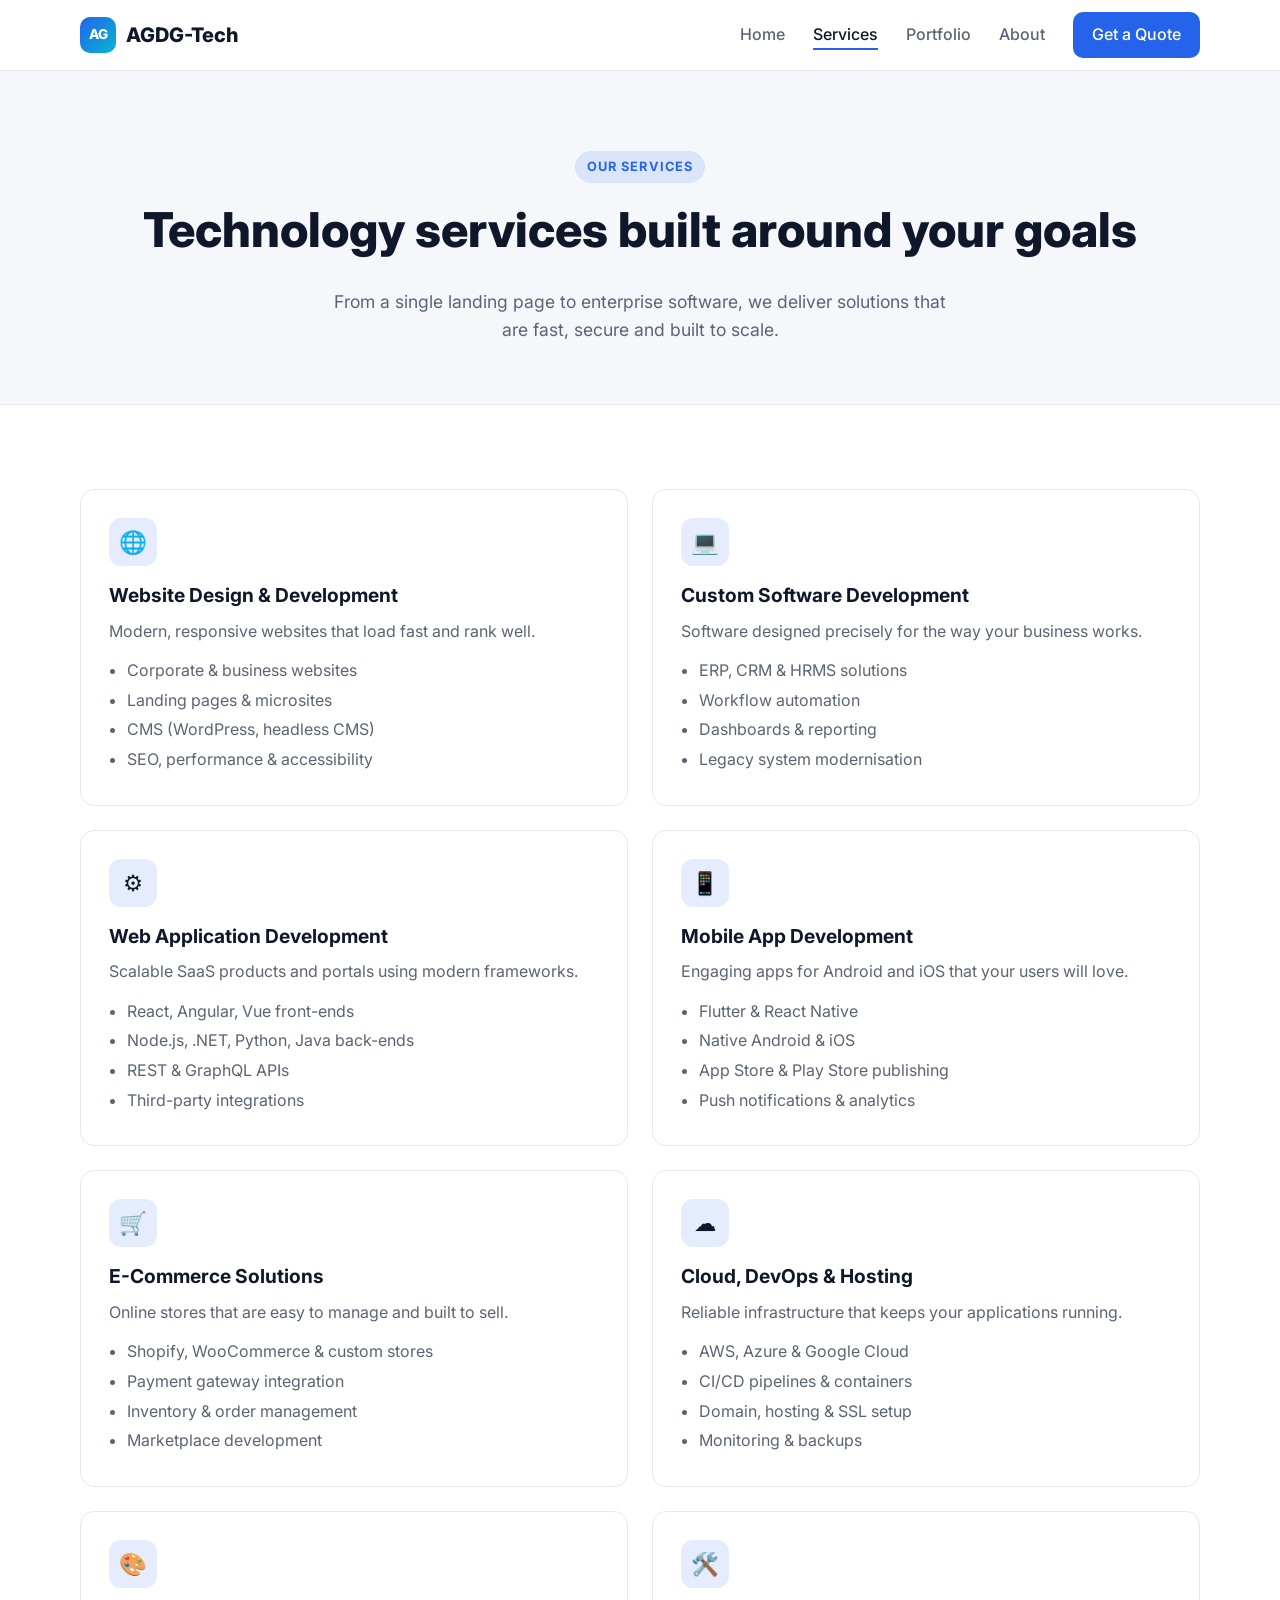
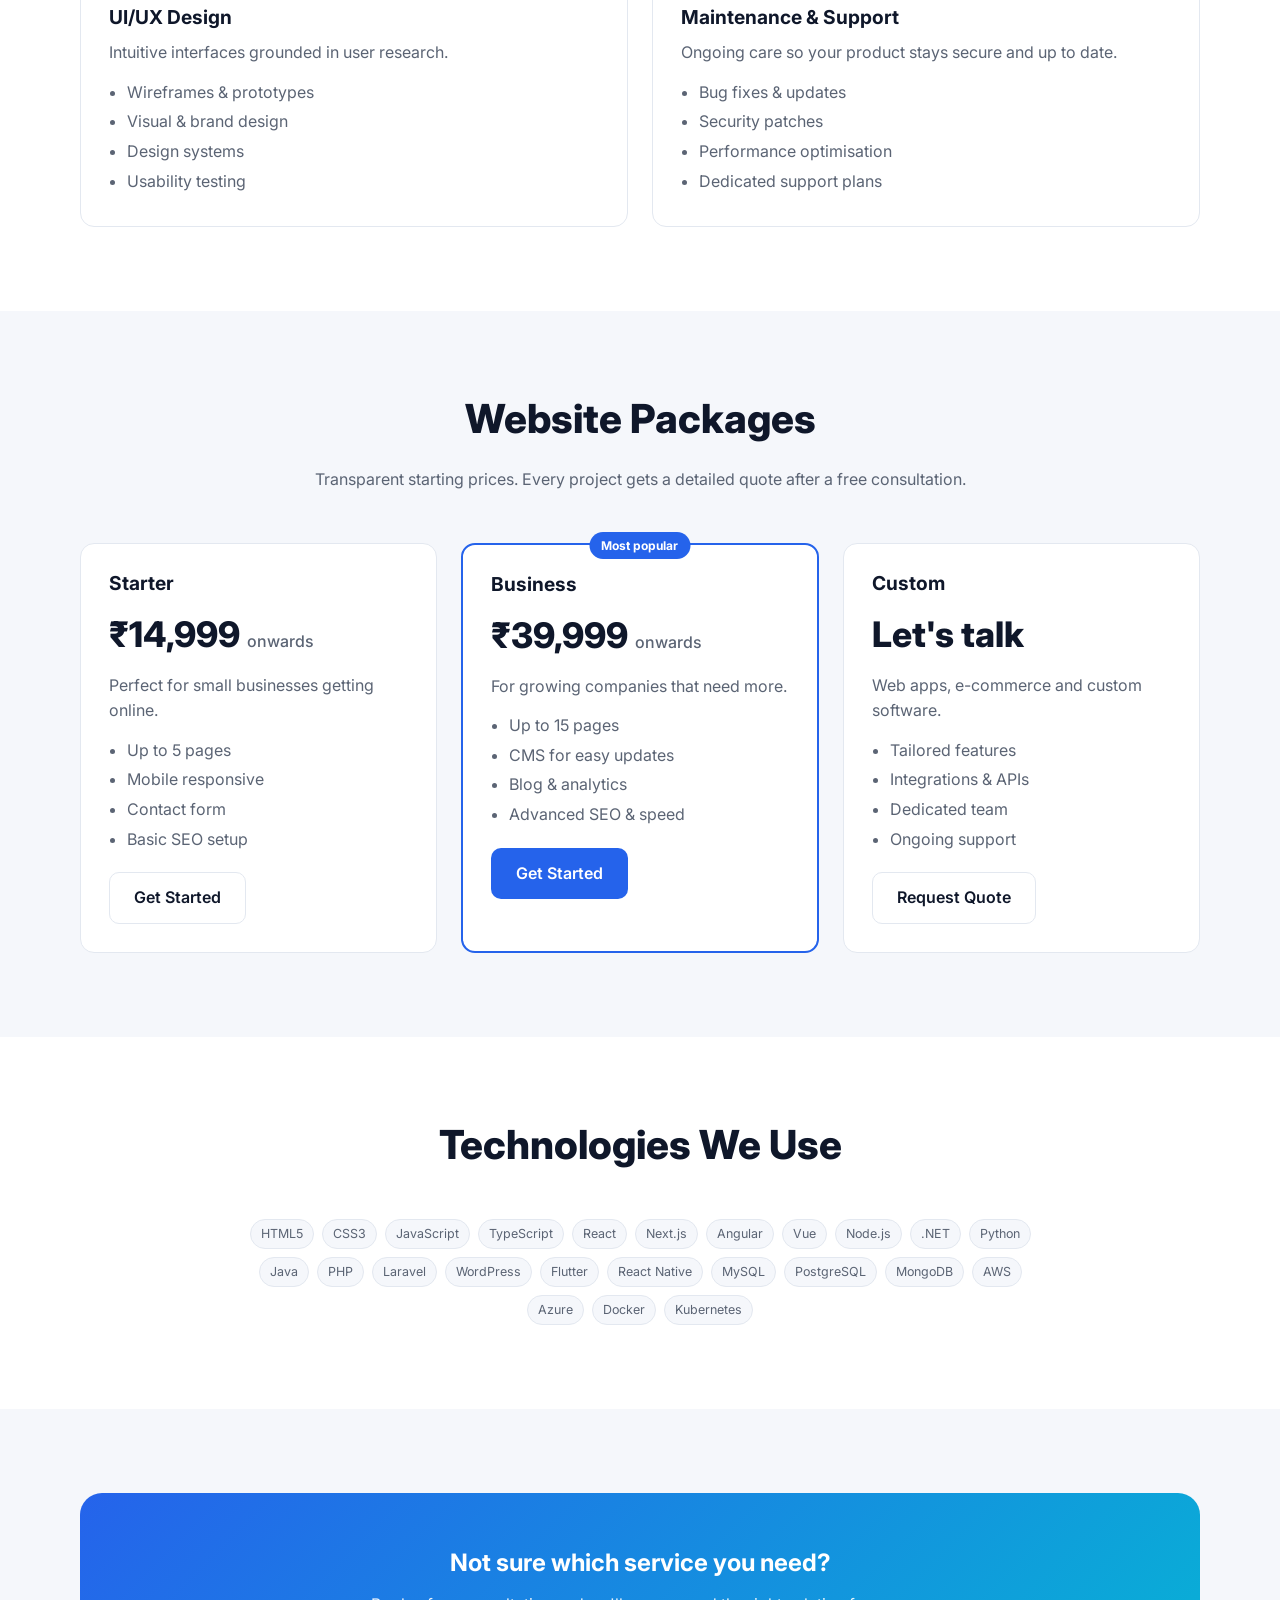
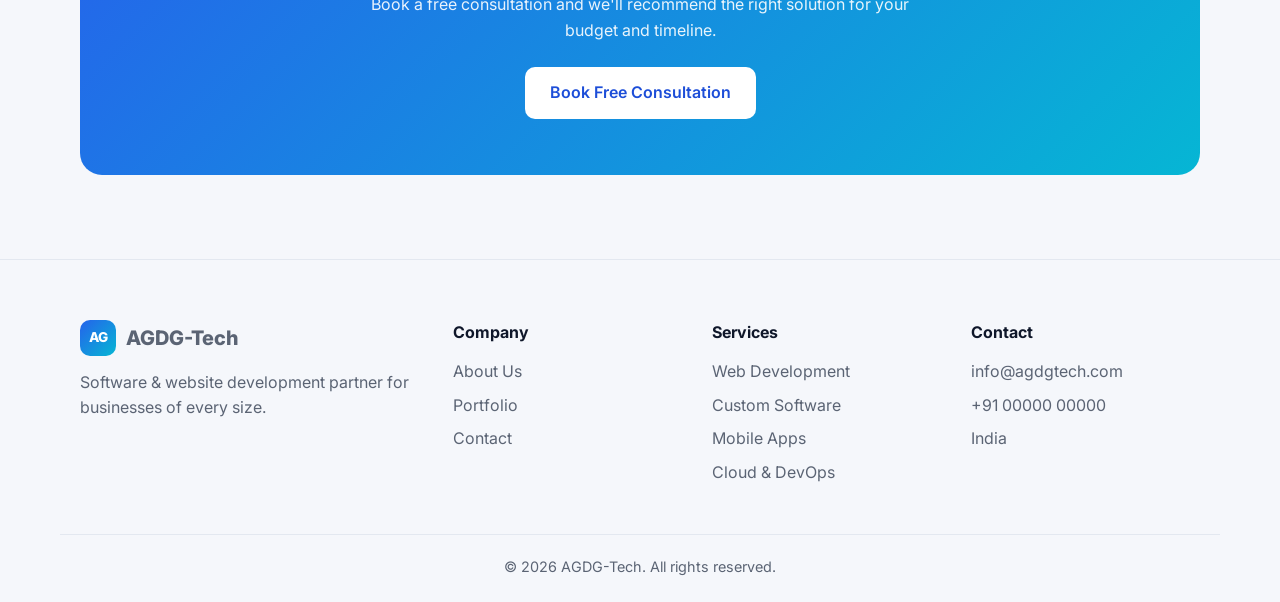
<file: services.html>
<!DOCTYPE html>
<html lang="en">
<head>
  <meta charset="UTF-8">
  <meta name="viewport" content="width=device-width, initial-scale=1.0">
  <title>Services | AGDG-Tech</title>
  <meta name="description" content="Website development, custom software, mobile apps, e-commerce, cloud and UI/UX services by AGDG-Tech.">
  <link rel="icon" href="assets/img/favicon.svg" type="image/svg+xml">
  <link rel="preconnect" href="https://fonts.googleapis.com">
  <link href="https://fonts.googleapis.com/css2?family=Inter:wght@400;500;600;700;800&display=swap" rel="stylesheet">
  <link rel="stylesheet" href="assets/css/style.css">
</head>
<body>
  <header class="site-header">
    <nav class="container nav">
      <a href="index.html" class="logo"><span class="logo-mark">AG</span>AGDG-Tech</a>
      <button class="menu-toggle" aria-label="Toggle menu" aria-expanded="false">&#9776;</button>
      <ul class="nav-links">
        <li><a href="index.html">Home</a></li>
        <li><a href="services.html">Services</a></li>
        <li><a href="portfolio.html">Portfolio</a></li>
        <li><a href="about.html">About</a></li>
        <li><a href="contact.html" class="btn btn-primary">Get a Quote</a></li>
      </ul>
    </nav>
  </header>

  <main>
    <section class="page-hero">
      <div class="container">
        <span class="eyebrow">Our Services</span>
        <h1>Technology services built around your goals</h1>
        <p>From a single landing page to enterprise software, we deliver solutions that are fast, secure and built to scale.</p>
      </div>
    </section>

    <section>
      <div class="container grid grid-2">
        <div class="card reveal" id="web"><div class="icon">🌐</div><h3>Website Design &amp; Development</h3><p>Modern, responsive websites that load fast and rank well.</p>
          <ul><li>Corporate &amp; business websites</li><li>Landing pages &amp; microsites</li><li>CMS (WordPress, headless CMS)</li><li>SEO, performance &amp; accessibility</li></ul></div>
        <div class="card reveal" id="software"><div class="icon">💻</div><h3>Custom Software Development</h3><p>Software designed precisely for the way your business works.</p>
          <ul><li>ERP, CRM &amp; HRMS solutions</li><li>Workflow automation</li><li>Dashboards &amp; reporting</li><li>Legacy system modernisation</li></ul></div>
        <div class="card reveal" id="webapps"><div class="icon">⚙️</div><h3>Web Application Development</h3><p>Scalable SaaS products and portals using modern frameworks.</p>
          <ul><li>React, Angular, Vue front-ends</li><li>Node.js, .NET, Python, Java back-ends</li><li>REST &amp; GraphQL APIs</li><li>Third-party integrations</li></ul></div>
        <div class="card reveal" id="mobile"><div class="icon">📱</div><h3>Mobile App Development</h3><p>Engaging apps for Android and iOS that your users will love.</p>
          <ul><li>Flutter &amp; React Native</li><li>Native Android &amp; iOS</li><li>App Store &amp; Play Store publishing</li><li>Push notifications &amp; analytics</li></ul></div>
        <div class="card reveal" id="ecommerce"><div class="icon">🛒</div><h3>E-Commerce Solutions</h3><p>Online stores that are easy to manage and built to sell.</p>
          <ul><li>Shopify, WooCommerce &amp; custom stores</li><li>Payment gateway integration</li><li>Inventory &amp; order management</li><li>Marketplace development</li></ul></div>
        <div class="card reveal" id="cloud"><div class="icon">☁️</div><h3>Cloud, DevOps &amp; Hosting</h3><p>Reliable infrastructure that keeps your applications running.</p>
          <ul><li>AWS, Azure &amp; Google Cloud</li><li>CI/CD pipelines &amp; containers</li><li>Domain, hosting &amp; SSL setup</li><li>Monitoring &amp; backups</li></ul></div>
        <div class="card reveal" id="design"><div class="icon">🎨</div><h3>UI/UX Design</h3><p>Intuitive interfaces grounded in user research.</p>
          <ul><li>Wireframes &amp; prototypes</li><li>Visual &amp; brand design</li><li>Design systems</li><li>Usability testing</li></ul></div>
        <div class="card reveal" id="support"><div class="icon">🛠️</div><h3>Maintenance &amp; Support</h3><p>Ongoing care so your product stays secure and up to date.</p>
          <ul><li>Bug fixes &amp; updates</li><li>Security patches</li><li>Performance optimisation</li><li>Dedicated support plans</li></ul></div>
      </div>
    </section>

    <section class="section-alt">
      <div class="container">
        <div class="section-head reveal">
          <h2>Website Packages</h2>
          <p>Transparent starting prices. Every project gets a detailed quote after a free consultation.</p>
        </div>
        <div class="grid grid-3">
          <div class="card reveal"><h3>Starter</h3><div class="price">₹14,999 <small>onwards</small></div><p>Perfect for small businesses getting online.</p>
            <ul><li>Up to 5 pages</li><li>Mobile responsive</li><li>Contact form</li><li>Basic SEO setup</li></ul>
            <p style="margin-top:20px;"><a href="contact.html" class="btn btn-outline">Get Started</a></p></div>
          <div class="card featured reveal"><h3>Business</h3><div class="price">₹39,999 <small>onwards</small></div><p>For growing companies that need more.</p>
            <ul><li>Up to 15 pages</li><li>CMS for easy updates</li><li>Blog &amp; analytics</li><li>Advanced SEO &amp; speed</li></ul>
            <p style="margin-top:20px;"><a href="contact.html" class="btn btn-primary">Get Started</a></p></div>
          <div class="card reveal"><h3>Custom</h3><div class="price">Let's talk</div><p>Web apps, e-commerce and custom software.</p>
            <ul><li>Tailored features</li><li>Integrations &amp; APIs</li><li>Dedicated team</li><li>Ongoing support</li></ul>
            <p style="margin-top:20px;"><a href="contact.html" class="btn btn-outline">Request Quote</a></p></div>
        </div>
      </div>
    </section>

    <section>
      <div class="container">
        <div class="section-head reveal"><h2>Technologies We Use</h2></div>
        <div class="tags reveal" style="justify-content:center;max-width:820px;margin:0 auto;">
          <span class="tag">HTML5</span><span class="tag">CSS3</span><span class="tag">JavaScript</span><span class="tag">TypeScript</span><span class="tag">React</span><span class="tag">Next.js</span><span class="tag">Angular</span><span class="tag">Vue</span><span class="tag">Node.js</span><span class="tag">.NET</span><span class="tag">Python</span><span class="tag">Java</span><span class="tag">PHP</span><span class="tag">Laravel</span><span class="tag">WordPress</span><span class="tag">Flutter</span><span class="tag">React Native</span><span class="tag">MySQL</span><span class="tag">PostgreSQL</span><span class="tag">MongoDB</span><span class="tag">AWS</span><span class="tag">Azure</span><span class="tag">Docker</span><span class="tag">Kubernetes</span>
        </div>
      </div>
    </section>

    <section class="section-alt">
      <div class="container">
        <div class="cta reveal">
          <h2>Not sure which service you need?</h2>
          <p>Book a free consultation and we'll recommend the right solution for your budget and timeline.</p>
          <a href="contact.html" class="btn">Book Free Consultation</a>
        </div>
      </div>
    </section>
  </main>

  <footer class="site-footer">
    <div class="container footer-grid">
      <div>
        <a href="index.html" class="logo"><span class="logo-mark">AG</span>AGDG-Tech</a>
        <p style="margin-top:14px;">Software &amp; website development partner for businesses of every size.</p>
      </div>
      <div><h4>Company</h4><ul><li><a href="about.html">About Us</a></li><li><a href="portfolio.html">Portfolio</a></li><li><a href="contact.html">Contact</a></li></ul></div>
      <div><h4>Services</h4><ul><li><a href="services.html#web">Web Development</a></li><li><a href="services.html#software">Custom Software</a></li><li><a href="services.html#mobile">Mobile Apps</a></li><li><a href="services.html#cloud">Cloud &amp; DevOps</a></li></ul></div>
      <div><h4>Contact</h4><ul><li><a href="mailto:info@agdgtech.com">info@agdgtech.com</a></li><li><a href="tel:+910000000000">+91 00000 00000</a></li><li><p>India</p></li></ul></div>
    </div>
    <div class="container copyright">© <span class="year">2026</span> AGDG-Tech. All rights reserved.</div>
  </footer>
  <script src="assets/js/main.js"></script>
</body>
</html>
</file>
<file: assets/css/style.css>
:root {
  --bg: #ffffff;
  --bg-alt: #f5f7fb;
  --surface: #ffffff;
  --text: #0f172a;
  --muted: #5b6474;
  --border: #e3e8f0;
  --primary: #2563eb;
  --primary-dark: #1d4ed8;
  --accent: #06b6d4;
  --radius: 14px;
  --shadow: 0 10px 30px rgba(15, 23, 42, 0.08);
  --max: 1160px;
}

@media (prefers-color-scheme: dark) {
  :root {
    --bg: #0b1120;
    --bg-alt: #111a2e;
    --surface: #131d33;
    --text: #e7ecf5;
    --muted: #9aa6bb;
    --border: #22304d;
    --primary: #3b82f6;
    --primary-dark: #60a5fa;
    --shadow: 0 10px 30px rgba(0, 0, 0, 0.35);
  }
}

*, *::before, *::after { box-sizing: border-box; }
html { scroll-behavior: smooth; }
body {
  margin: 0;
  font-family: "Inter", system-ui, -apple-system, "Segoe UI", Roboto, sans-serif;
  background: var(--bg);
  color: var(--text);
  line-height: 1.6;
}
img { max-width: 100%; display: block; }
a { color: var(--primary); text-decoration: none; }
h1, h2, h3 { line-height: 1.2; margin: 0 0 .6em; }
p { margin: 0 0 1em; }

.container { width: 100%; max-width: var(--max); margin: 0 auto; padding: 0 20px; }

/* Header */
.site-header {
  position: sticky; top: 0; z-index: 50;
  background: color-mix(in srgb, var(--bg) 88%, transparent);
  backdrop-filter: blur(10px);
  border-bottom: 1px solid var(--border);
}
.nav { display: flex; align-items: center; justify-content: space-between; height: 70px; }
.logo { display: flex; align-items: center; gap: 10px; font-weight: 800; font-size: 1.25rem; color: var(--text); }
.logo-mark {
  width: 36px; height: 36px; border-radius: 10px;
  background: linear-gradient(135deg, var(--primary), var(--accent));
  display: grid; place-items: center; color: #fff; font-size: .85rem; font-weight: 800;
}
.nav-links { display: flex; gap: 28px; list-style: none; margin: 0; padding: 0; align-items: center; }
.nav-links a { color: var(--muted); font-weight: 500; }
.nav-links a:hover, .nav-links a.active { color: var(--text); }
.nav-links a.active { border-bottom: 2px solid var(--primary); padding-bottom: 4px; }
.menu-toggle { display: none; background: none; border: 0; font-size: 1.6rem; color: var(--text); cursor: pointer; }

/* Buttons */
.btn {
  display: inline-block; padding: 12px 24px; border-radius: 10px; font-weight: 600;
  border: 1px solid transparent; transition: .2s ease; cursor: pointer; font-size: 1rem;
}
.btn-primary { background: var(--primary); color: #fff; }
.btn-primary:hover { background: var(--primary-dark); transform: translateY(-1px); }
.btn-outline { border-color: var(--border); color: var(--text); background: var(--surface); }
.btn-outline:hover { border-color: var(--primary); color: var(--primary); }
.nav-links .btn { color: #fff; padding: 9px 18px; }

/* Hero */
.hero {
  padding: 100px 0 90px;
  background:
    radial-gradient(800px 400px at 85% -10%, color-mix(in srgb, var(--accent) 22%, transparent), transparent),
    radial-gradient(700px 400px at 0% 0%, color-mix(in srgb, var(--primary) 18%, transparent), transparent);
}
.hero-grid { display: grid; grid-template-columns: 1.1fr .9fr; gap: 50px; align-items: center; }
.eyebrow {
  display: inline-block; font-size: .8rem; font-weight: 700; letter-spacing: .08em; text-transform: uppercase;
  color: var(--primary); background: color-mix(in srgb, var(--primary) 12%, transparent);
  padding: 6px 12px; border-radius: 999px; margin-bottom: 18px;
}
.hero h1 { font-size: clamp(2.2rem, 5vw, 3.6rem); font-weight: 800; letter-spacing: -.02em; }
.hero h1 span { background: linear-gradient(90deg, var(--primary), var(--accent)); -webkit-background-clip: text; background-clip: text; color: transparent; }
.hero p.lead { font-size: 1.15rem; color: var(--muted); max-width: 560px; }
.hero-actions { display: flex; gap: 14px; flex-wrap: wrap; margin-top: 26px; }
.hero-card {
  background: var(--surface); border: 1px solid var(--border); border-radius: 20px; padding: 26px;
  box-shadow: var(--shadow);
}
.code-window { font-family: "JetBrains Mono", Consolas, monospace; font-size: .9rem; }
.code-window .dots { display: flex; gap: 6px; margin-bottom: 16px; }
.code-window .dots i { width: 11px; height: 11px; border-radius: 50%; background: #ef4444; }
.code-window .dots i:nth-child(2) { background: #f59e0b; }
.code-window .dots i:nth-child(3) { background: #22c55e; }
.code-window pre { margin: 0; white-space: pre-wrap; color: var(--muted); }
.code-window .k { color: var(--primary); }
.code-window .s { color: #16a34a; }

.page-hero { padding: 80px 0 60px; background: var(--bg-alt); border-bottom: 1px solid var(--border); text-align: center; }
.page-hero h1 { font-size: clamp(2rem, 4vw, 3rem); font-weight: 800; }
.page-hero p { color: var(--muted); max-width: 640px; margin: 0 auto; font-size: 1.1rem; }

/* Sections */
section { padding: 84px 0; }
.section-alt { background: var(--bg-alt); }
.section-head { text-align: center; max-width: 680px; margin: 0 auto 50px; }
.section-head h2 { font-size: clamp(1.8rem, 3.5vw, 2.5rem); font-weight: 800; }
.section-head p { color: var(--muted); }

.grid { display: grid; gap: 24px; }
.grid-3 { grid-template-columns: repeat(3, 1fr); }
.grid-4 { grid-template-columns: repeat(4, 1fr); }
.grid-2 { grid-template-columns: repeat(2, 1fr); }

.card {
  background: var(--surface); border: 1px solid var(--border); border-radius: var(--radius);
  padding: 28px; transition: .25s ease;
}
.card:hover { transform: translateY(-4px); box-shadow: var(--shadow); border-color: color-mix(in srgb, var(--primary) 40%, var(--border)); }
.card h3 { font-size: 1.2rem; }
.card p { color: var(--muted); margin: 0; }
.icon {
  width: 48px; height: 48px; border-radius: 12px; display: grid; place-items: center; font-size: 1.4rem;
  background: color-mix(in srgb, var(--primary) 12%, transparent); margin-bottom: 18px;
}
.card ul { padding-left: 18px; color: var(--muted); margin: 14px 0 0; }
.card ul li { margin-bottom: 4px; }

/* Stats */
.stats { display: grid; grid-template-columns: repeat(4, 1fr); gap: 20px; text-align: center; }
.stat strong { display: block; font-size: 2.4rem; font-weight: 800; color: var(--primary); }
.stat span { color: var(--muted); }

/* Process */
.steps { counter-reset: step; }
.step { position: relative; padding-top: 56px; }
.step::before {
  counter-increment: step; content: "0" counter(step);
  position: absolute; top: 24px; left: 28px; font-weight: 800; font-size: 1.1rem; color: var(--primary);
}

/* Portfolio */
.project-thumb {
  height: 180px; border-radius: 10px; margin: -8px -8px 20px; display: grid; place-items: center;
  color: #fff; font-size: 2.6rem;
}
.tags { display: flex; flex-wrap: wrap; gap: 8px; margin-top: 14px; }
.tag { font-size: .78rem; padding: 4px 10px; border-radius: 999px; background: var(--bg-alt); border: 1px solid var(--border); color: var(--muted); }
.filters { display: flex; justify-content: center; flex-wrap: wrap; gap: 10px; margin-bottom: 36px; }
.filter-btn { background: var(--surface); border: 1px solid var(--border); color: var(--muted); padding: 8px 18px; border-radius: 999px; cursor: pointer; font: inherit; }
.filter-btn.active, .filter-btn:hover { background: var(--primary); color: #fff; border-color: var(--primary); }

/* Testimonials */
.quote p { font-style: italic; color: var(--text); }
.quote .who { margin-top: 16px; font-weight: 600; }
.quote .who small { display: block; color: var(--muted); font-weight: 400; }

/* Pricing */
.price { font-size: 2.2rem; font-weight: 800; margin: 10px 0; }
.price small { font-size: 1rem; color: var(--muted); font-weight: 500; }
.card.featured { border: 2px solid var(--primary); position: relative; }
.card.featured::after {
  content: "Most popular"; position: absolute; top: -13px; left: 50%; transform: translateX(-50%);
  background: var(--primary); color: #fff; font-size: .75rem; font-weight: 700; padding: 4px 12px; border-radius: 999px;
}

/* CTA */
.cta {
  background: linear-gradient(135deg, var(--primary), var(--accent)); color: #fff; border-radius: 22px;
  padding: 56px 40px; text-align: center;
}
.cta p { opacity: .9; max-width: 560px; margin: 0 auto 24px; }
.cta .btn { background: #fff; color: #1d4ed8; }

/* About */
.split { display: grid; grid-template-columns: 1fr 1fr; gap: 50px; align-items: center; }
.team-avatar {
  width: 84px; height: 84px; border-radius: 50%; margin: 0 auto 16px; display: grid; place-items: center;
  font-weight: 800; font-size: 1.5rem; color: #fff; background: linear-gradient(135deg, var(--primary), var(--accent));
}
.team .card { text-align: center; }

/* Contact */
form .field { margin-bottom: 18px; }
label { display: block; font-weight: 600; margin-bottom: 6px; font-size: .95rem; }
input, select, textarea {
  width: 100%; padding: 12px 14px; border-radius: 10px; border: 1px solid var(--border);
  background: var(--bg); color: var(--text); font: inherit;
}
input:focus, select:focus, textarea:focus { outline: 2px solid color-mix(in srgb, var(--primary) 50%, transparent); border-color: var(--primary); }
textarea { min-height: 140px; resize: vertical; }
.form-row { display: grid; grid-template-columns: 1fr 1fr; gap: 16px; }
.form-status { margin-top: 14px; font-weight: 600; color: #16a34a; }
.contact-item { display: flex; gap: 14px; margin-bottom: 22px; }
.contact-item .icon { margin: 0; flex-shrink: 0; }
.contact-item p { margin: 0; color: var(--muted); }

/* FAQ */
details { border: 1px solid var(--border); border-radius: 12px; padding: 16px 20px; margin-bottom: 12px; background: var(--surface); }
summary { font-weight: 600; cursor: pointer; }
details p { color: var(--muted); margin: 12px 0 0; }

/* Footer */
.site-footer { background: var(--bg-alt); border-top: 1px solid var(--border); padding: 60px 0 24px; margin-top: 0; }
.footer-grid { display: grid; grid-template-columns: 1.5fr 1fr 1fr 1fr; gap: 30px; }
.site-footer h4 { margin: 0 0 14px; }
.site-footer ul { list-style: none; padding: 0; margin: 0; }
.site-footer li { margin-bottom: 8px; }
.site-footer a, .site-footer p { color: var(--muted); }
.site-footer a:hover { color: var(--primary); }
.copyright { text-align: center; color: var(--muted); border-top: 1px solid var(--border); margin-top: 40px; padding-top: 20px; font-size: .9rem; }

/* Reveal */
.reveal { opacity: 0; transform: translateY(18px); transition: .6s ease; }
.reveal.visible { opacity: 1; transform: none; }

/* Responsive */
@media (max-width: 960px) {
  .grid-3, .grid-4 { grid-template-columns: repeat(2, 1fr); }
  .hero-grid, .split { grid-template-columns: 1fr; }
  .footer-grid { grid-template-columns: 1fr 1fr; }
  .stats { grid-template-columns: repeat(2, 1fr); }
}
@media (max-width: 720px) {
  .menu-toggle { display: block; }
  .nav-links {
    position: absolute; top: 70px; left: 0; right: 0; flex-direction: column; gap: 0;
    background: var(--bg); border-bottom: 1px solid var(--border); display: none; padding: 10px 20px 20px;
  }
  .nav-links.open { display: flex; }
  .nav-links li { width: 100%; padding: 10px 0; }
  .grid-3, .grid-4, .grid-2, .form-row, .footer-grid { grid-template-columns: 1fr; }
  section { padding: 64px 0; }
  .hero { padding: 70px 0 60px; }
  .cta { padding: 40px 22px; }
}
@media (prefers-reduced-motion: reduce) {
  .reveal { opacity: 1; transform: none; transition: none; }
  html { scroll-behavior: auto; }
}
</file>
